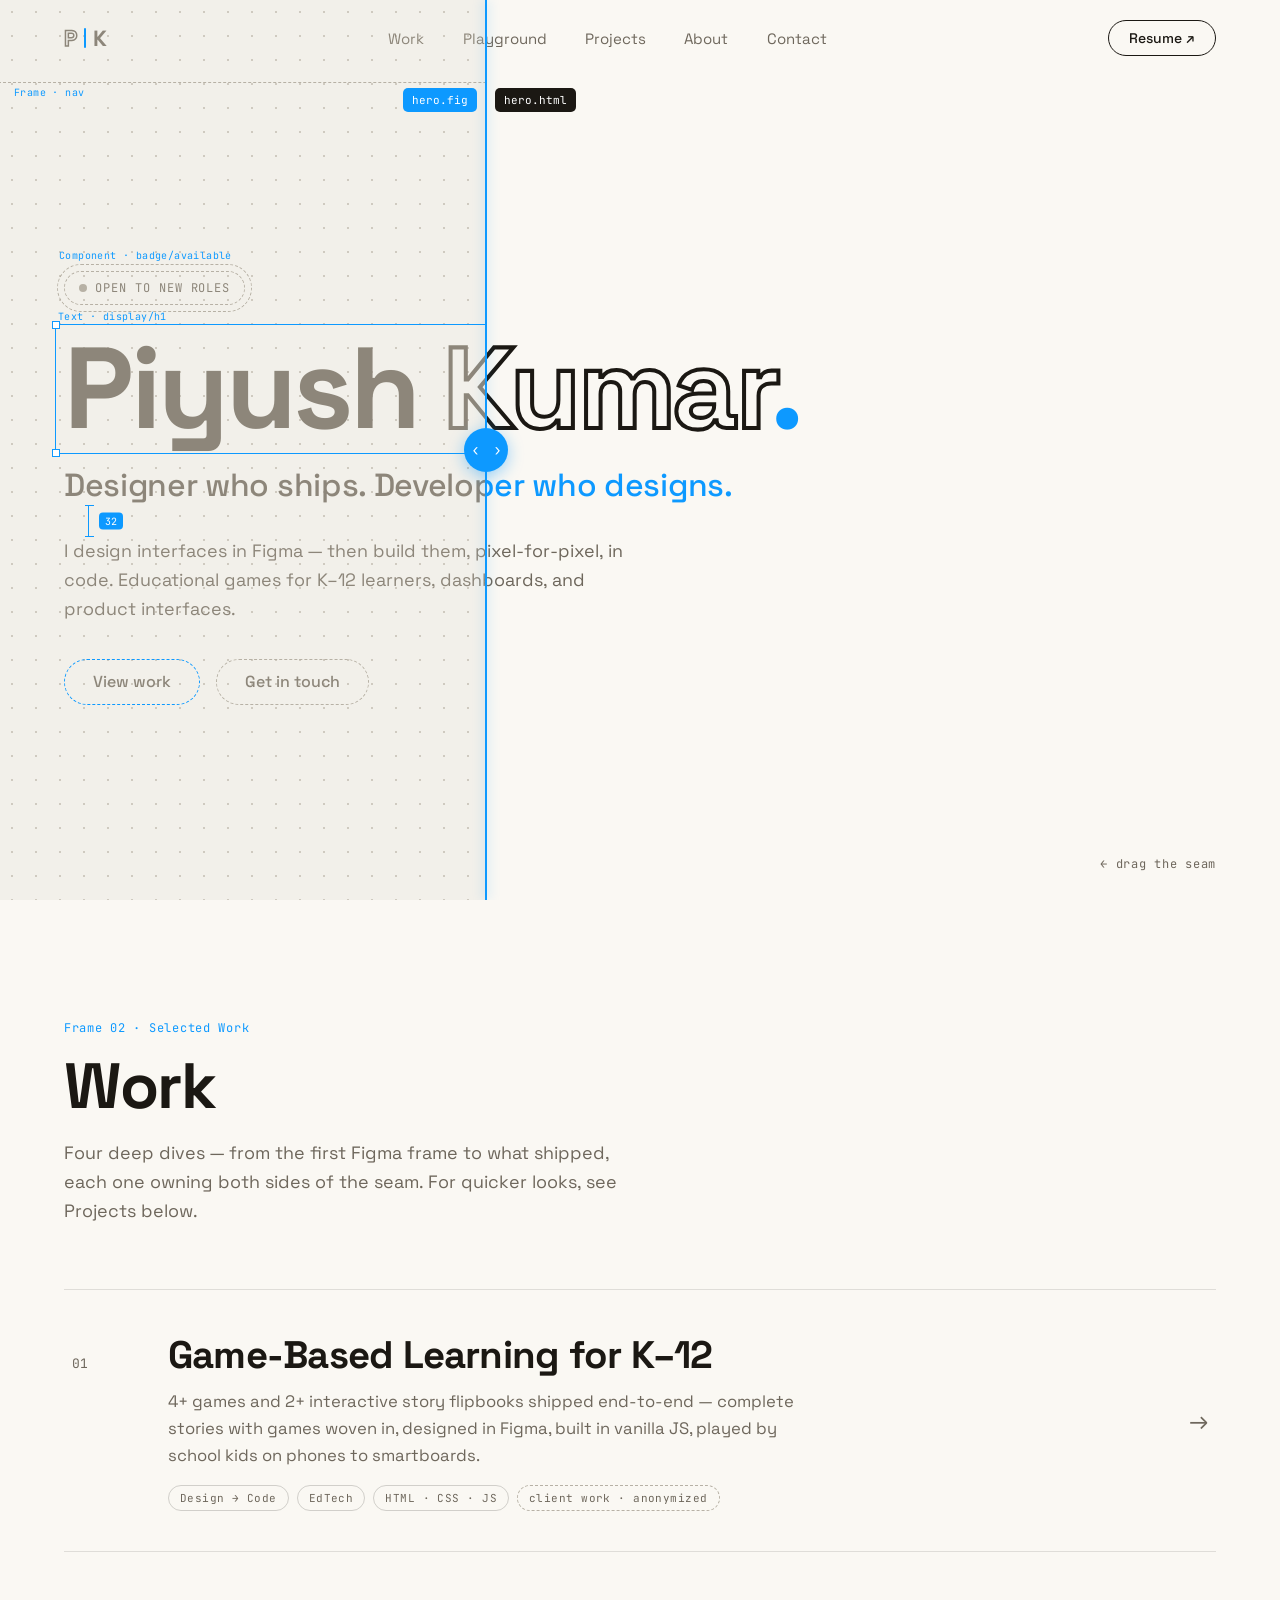
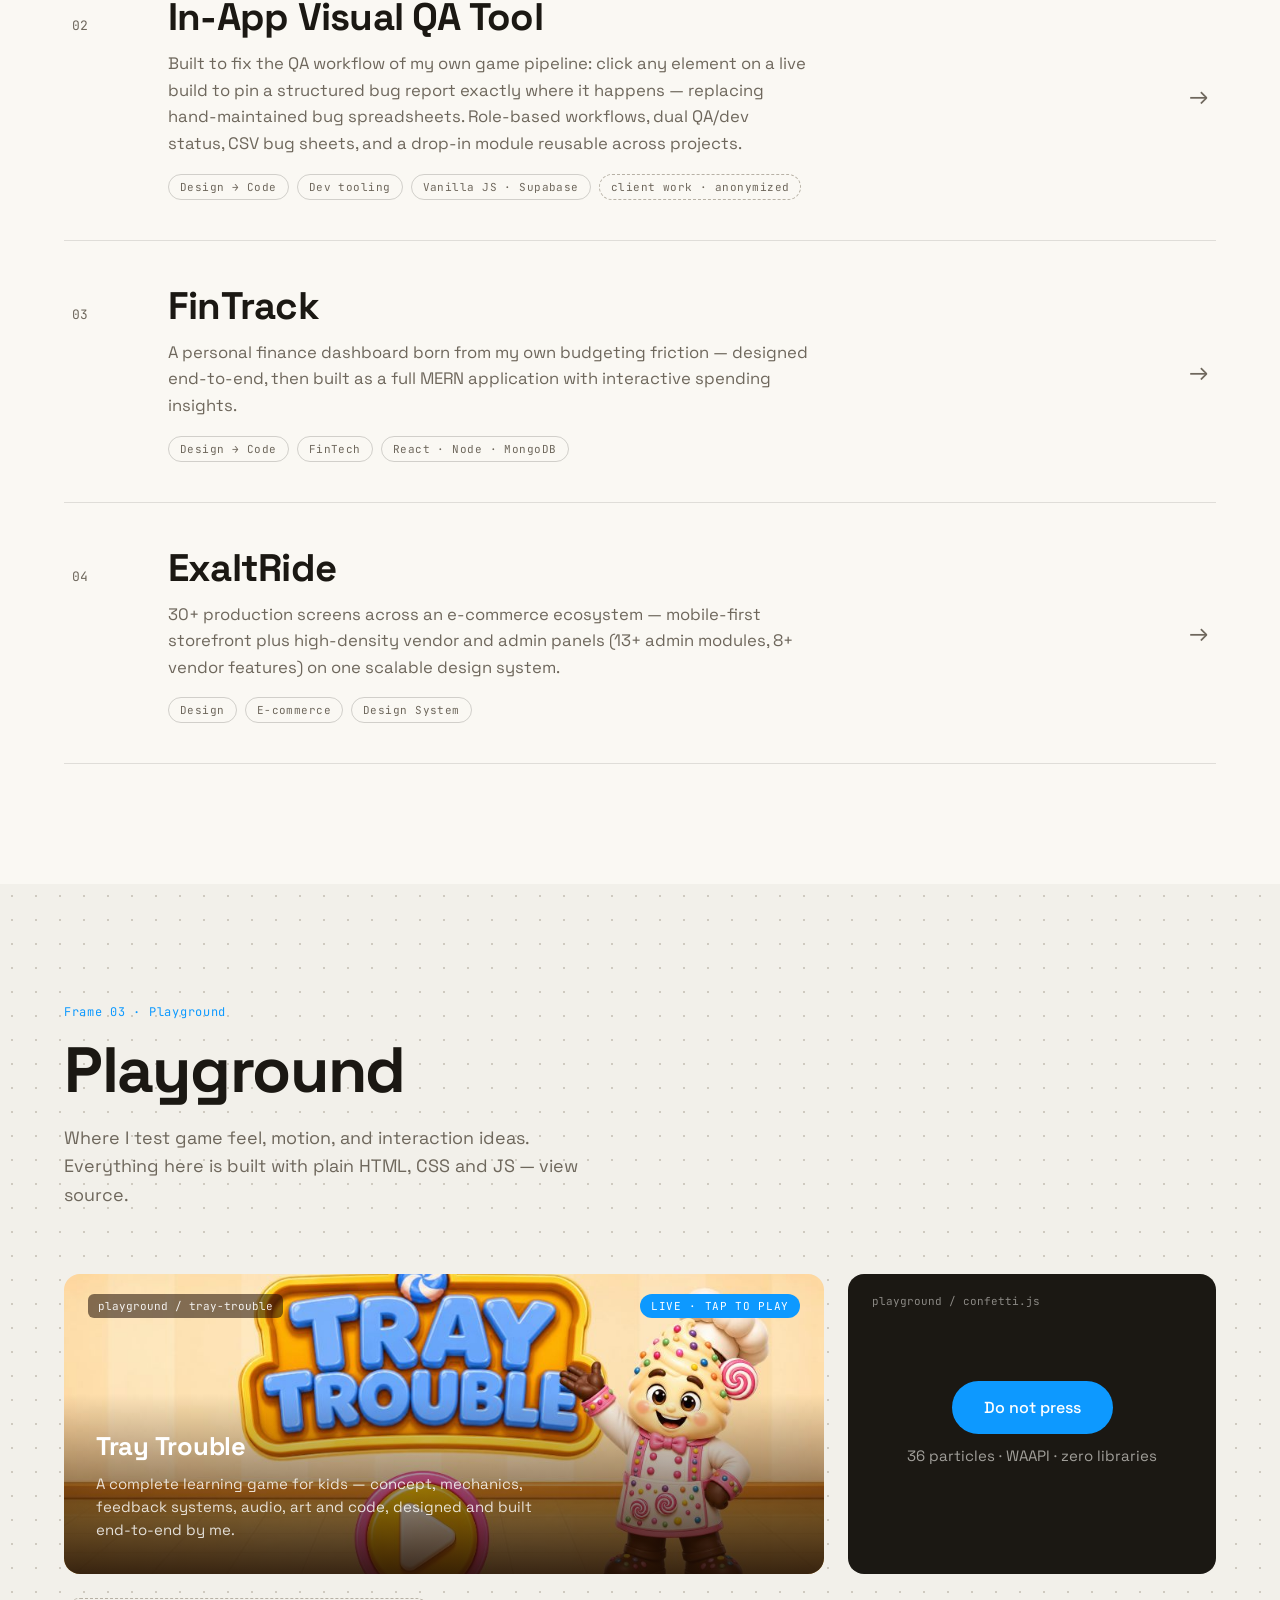
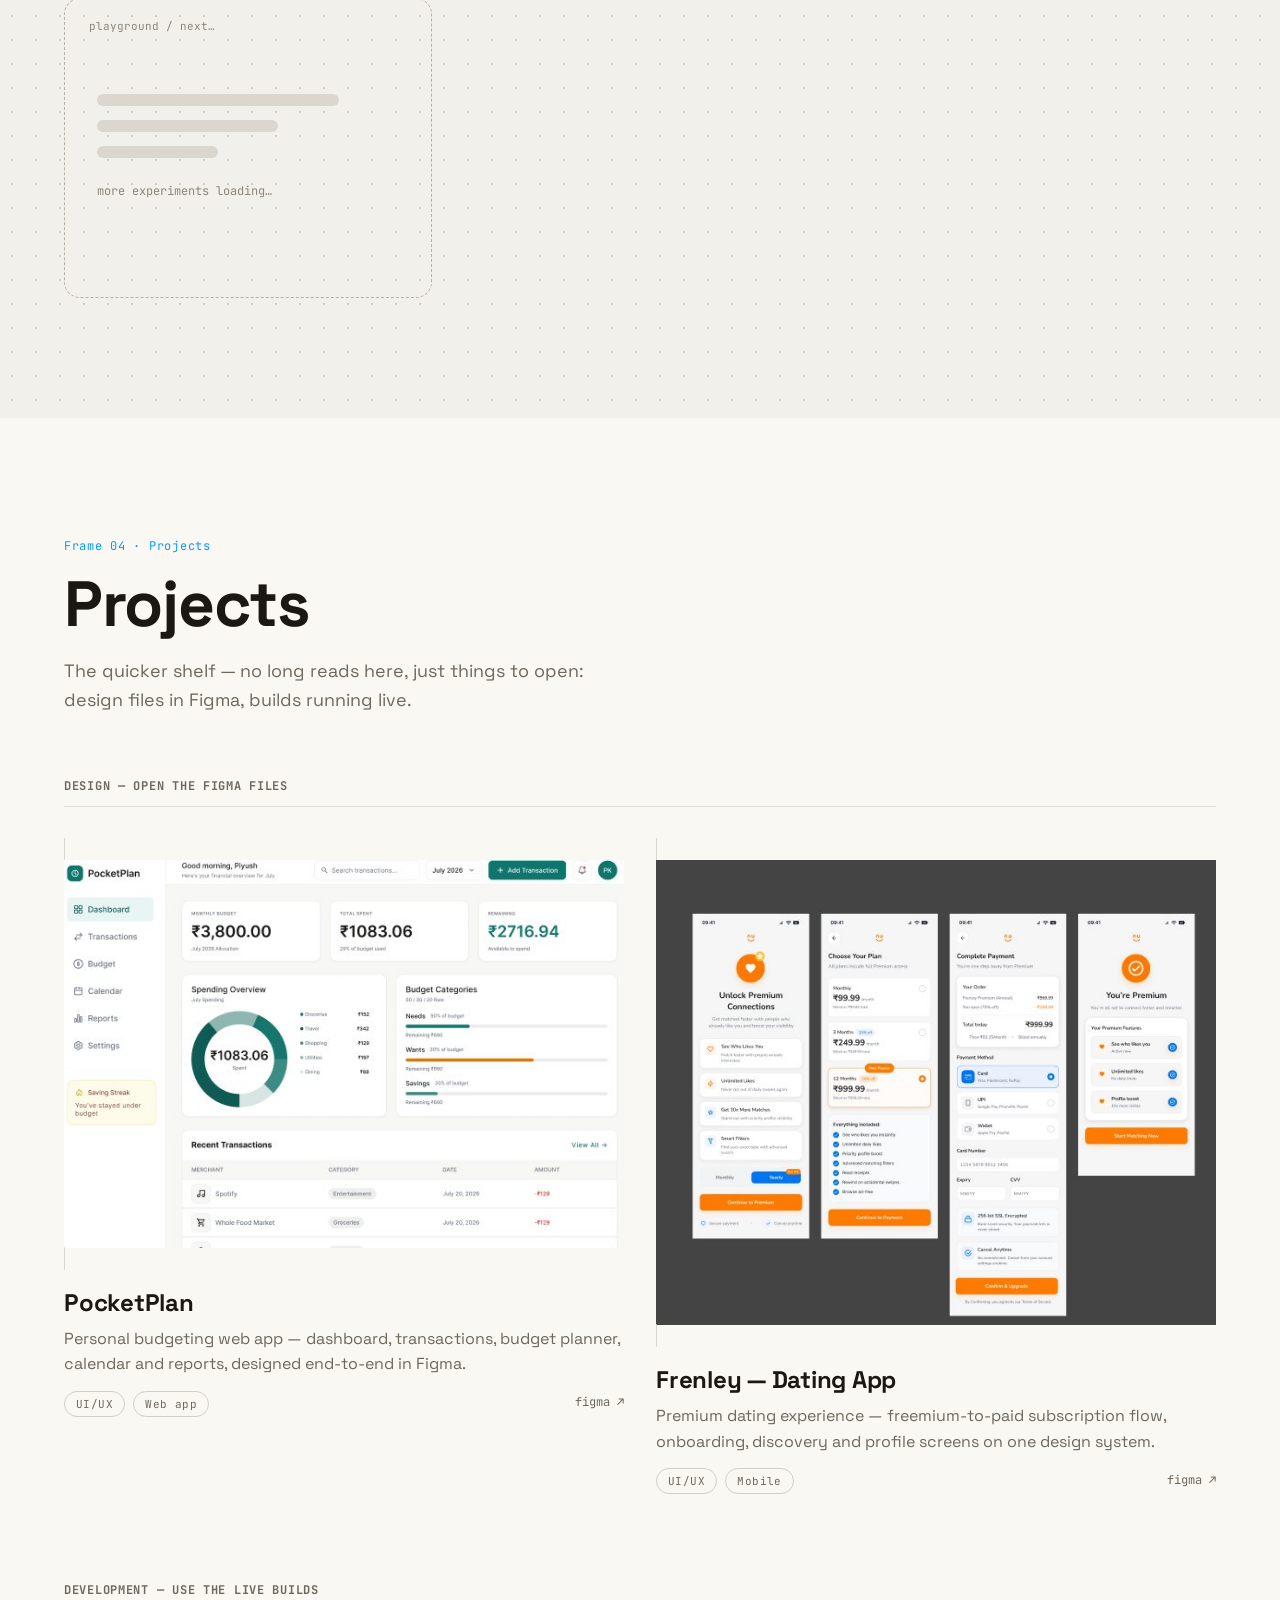
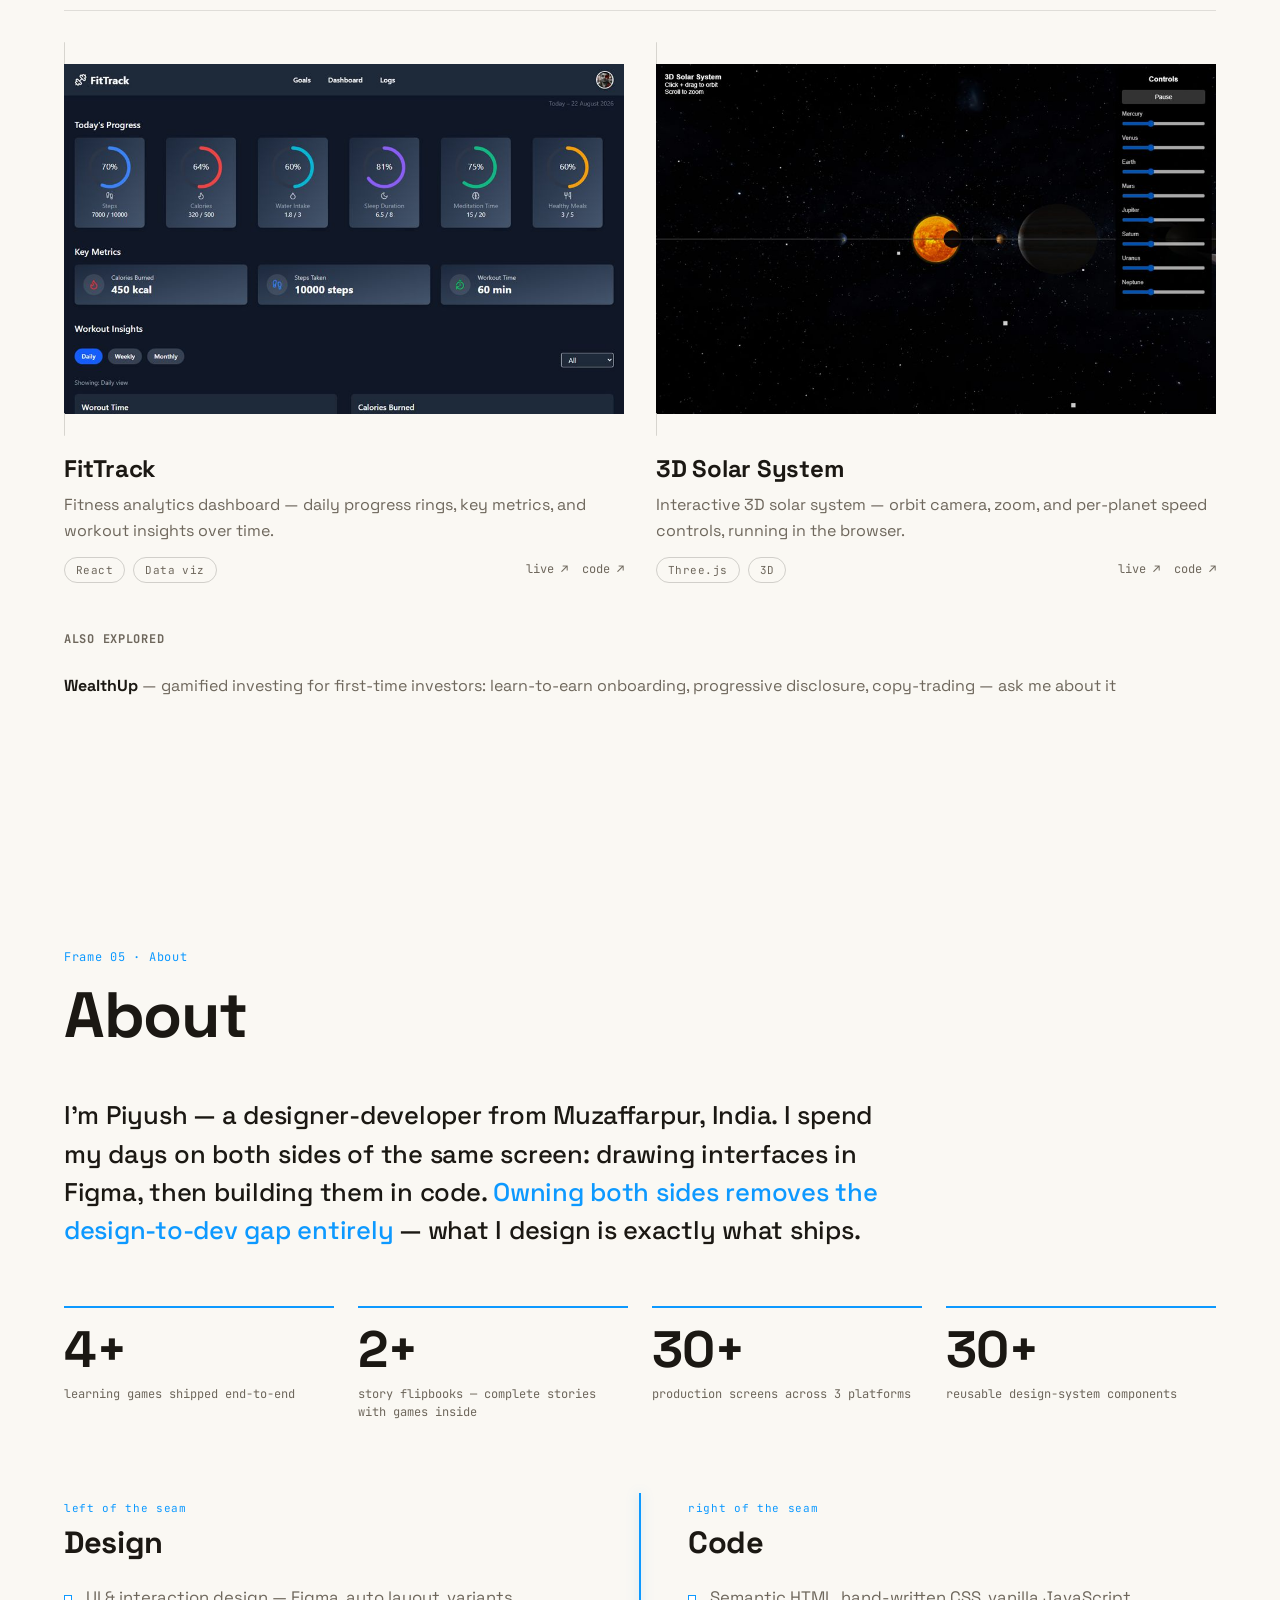
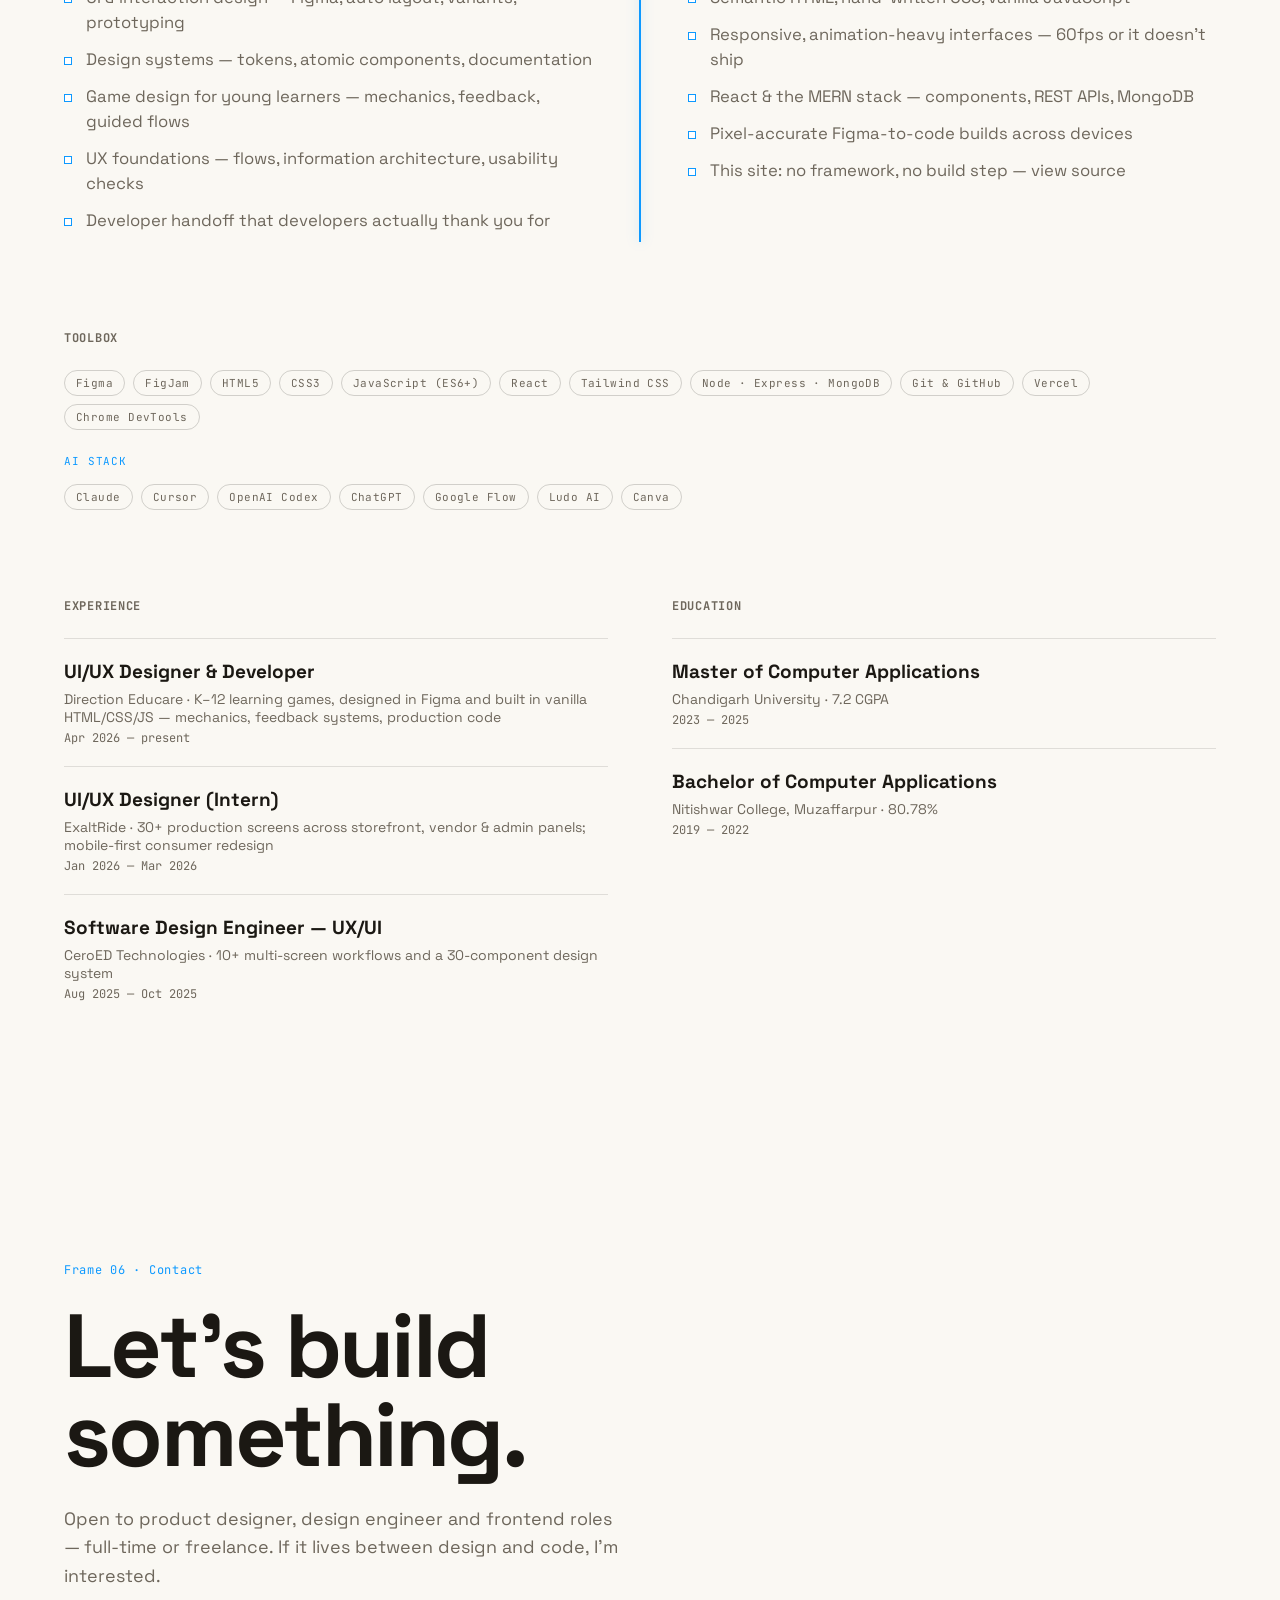
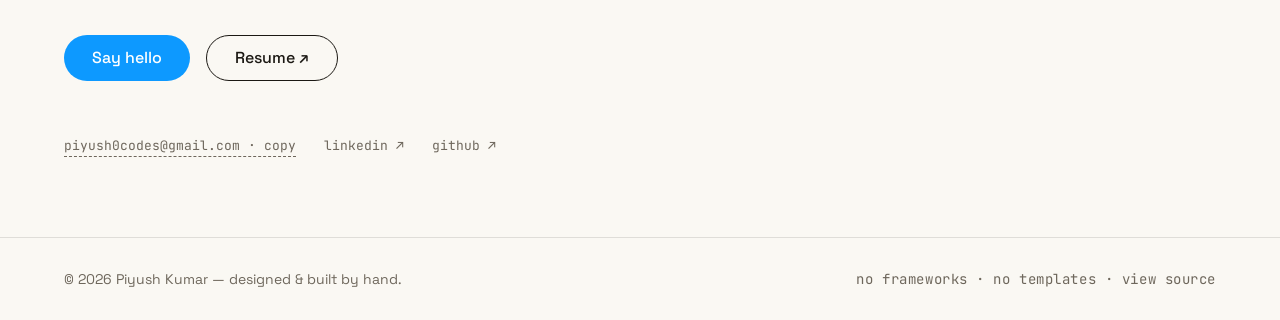
<file: index.html>
<!DOCTYPE html>
<html lang="en">
<head>
  <meta charset="UTF-8" />
  <meta name="viewport" content="width=device-width, initial-scale=1.0" />
  <title>Piyush Kumar — Designer × Developer</title>
  <meta name="description" content="UI/UX designer and frontend developer. I design interfaces in Figma, then build them in code — educational games, dashboards, and product interfaces." />

  <link rel="icon" type="image/svg+xml" href="assets/favicon.svg" />
  <link rel="icon" type="image/png" sizes="32x32" href="assets/favicon-32.png" />
  <link rel="apple-touch-icon" sizes="180x180" href="assets/apple-touch-icon.png" />

  <meta property="og:type" content="website" />
  <meta property="og:title" content="Piyush Kumar — Designer × Developer" />
  <meta property="og:description" content="I design interfaces in Figma, then build them in code. Educational games, dashboards, and product interfaces." />
  <meta property="og:url" content="https://piyush-portfolio-new-six.vercel.app/" />
  <meta property="og:image" content="https://piyush-portfolio-new-six.vercel.app/assets/og-image.png" />
  <meta name="twitter:card" content="summary_large_image" />

  <link rel="preconnect" href="https://fonts.googleapis.com" />
  <link rel="preconnect" href="https://fonts.gstatic.com" crossorigin />
  <link href="https://fonts.googleapis.com/css2?family=Space+Grotesk:wght@400;500;700&family=JetBrains+Mono:wght@400;500&display=swap" rel="stylesheet" />

  <link rel="stylesheet" href="css/base.css" />
  <link rel="stylesheet" href="css/hero.css" />
  <link rel="stylesheet" href="css/work.css" />
  <link rel="stylesheet" href="css/playground.css" />
  <link rel="stylesheet" href="css/projects.css" />
  <link rel="stylesheet" href="css/about.css" />
  <link rel="stylesheet" href="css/contact.css" />
</head>
<body>

  <!-- ============================================================
       HERO — "The Seam"
       Two identical layers of the same hero:
         .layer--live   = the real, polished site (base, right of seam)
         .layer--design = the Figma-canvas view (clipped, left of seam)
       The seam position is the CSS var --seam (0% – 100%), set by js/seam.js
       ============================================================ -->
  <section class="hero" id="seam-stage" style="--seam: 0%">

    <!-- LIVE layer (the shipped site) -->
    <div class="hero__layer layer--live">
      <header class="hero__nav">
        <a class="nav__logo" href="#" aria-label="Piyush Kumar — home">
          <span class="logo__char logo__char--p">P</span>
          <span class="logo__seam"></span>
          <span class="logo__char logo__char--k">K</span>
        </a>
        <nav class="nav__links">
          <a href="#work">Work</a>
          <a href="#playground">Playground</a>
          <a href="#projects">Projects</a>
          <a href="#about">About</a>
          <a href="#contact">Contact</a>
        </nav>
        <a class="btn btn--small" href="assets/Piyush_Kumar_UX_Resume.pdf" target="_blank" rel="noopener">Resume ↗</a>
      </header>

      <div class="hero__inner">
        <p class="badge"><span class="badge__dot"></span>Open to new roles</p>
        <h1 class="hero__title" data-spec="Space Grotesk · 700 · −0.03em · clamp(52–128)px">
          <span class="title__solid">Piyush</span>
          <span class="title__outline">Kumar</span><span class="title__dot">.</span>
        </h1>
        <p class="hero__tag">Designer who ships. Developer who designs.</p>
        <p class="hero__sub">
          I design interfaces in Figma — then build them, pixel-for-pixel, in code.
          Educational games for K–12 learners, dashboards, and product interfaces.
        </p>
        <div class="hero__cta">
          <a class="btn btn--primary" href="#work" data-spec="padding 14 × 28 · radius 999 · #0D99FF">View work</a>
          <a class="btn btn--ghost" href="#contact">Get in touch</a>
        </div>
      </div>

      <p class="hero__hint">← drag the seam</p>
    </div>

    <!-- DESIGN layer (the Figma canvas) — same geometry, wireframe skin.
         `inert` = never interactive/focusable: it's a picture of a file,
         and its duplicate links must not steal clicks from the live layer. -->
    <div class="hero__layer layer--design" aria-hidden="true" inert>
      <header class="hero__nav wire-frame" data-layer="Frame · nav">
        <a class="nav__logo" href="#">
          <span class="logo__char logo__char--p">P</span>
          <span class="logo__seam"></span>
          <span class="logo__char logo__char--k">K</span>
        </a>
        <nav class="nav__links">
          <a href="#">Work</a>
          <a href="#">Playground</a>
          <a href="#">Projects</a>
          <a href="#">About</a>
          <a href="#">Contact</a>
        </nav>
        <a class="btn btn--small" href="#">Resume ↗</a>
      </header>

      <div class="hero__inner">
        <p class="badge wire-frame" data-layer="Component · badge/available"><span class="badge__dot"></span>Open to new roles</p>

        <div class="sel" data-layer="Text · display/h1">
          <h1 class="hero__title">
            <span class="title__solid">Piyush</span>
            <span class="title__outline">Kumar</span><span class="title__dot">.</span>
          </h1>
          <i class="sel__h sel__h--tl"></i><i class="sel__h sel__h--tr"></i>
          <i class="sel__h sel__h--bl"></i><i class="sel__h sel__h--br"></i>
          <span class="sel__dims">Auto × 96</span>
        </div>

        <p class="hero__tag">Designer who ships. Developer who designs.</p>

        <div class="redline"><span>32</span></div>

        <p class="hero__sub">
          I design interfaces in Figma — then build them, pixel-for-pixel, in code.
          Educational games for K–12 learners, dashboards, and product interfaces.
        </p>
        <div class="hero__cta">
          <a class="btn btn--primary" href="#">View work</a>
          <a class="btn btn--ghost" href="#">Get in touch</a>
        </div>
      </div>
    </div>

    <!-- The seam -->
    <div class="seam" id="seam-handle" role="slider" tabindex="0"
         aria-label="Drag to reveal the design layer"
         aria-valuemin="0" aria-valuemax="100" aria-valuenow="0">
      <span class="seam__tag seam__tag--left">hero.fig</span>
      <span class="seam__tag seam__tag--right">hero.html</span>
      <span class="seam__grip">‹ ›</span>
    </div>

  </section>

  <!-- ============================================================
       WORK — selected case studies
       Rows link to future case-study pages (hrefs are placeholders).
       Copy drafted from the old portfolio — to be rewritten in
       build-log voice. NDA: K-12 game work stays anonymized.
       ============================================================ -->
  <section class="section work" id="work">
    <div class="section__inner">
      <p class="section__label" data-reveal>Frame 02 · Selected Work</p>
      <h2 class="section__title" data-reveal="1">Work</h2>
      <p class="section__intro" data-reveal="2">
        Four deep dives — from the first Figma frame to what shipped, each one
        owning both sides of the seam. For quicker looks, see
        <a href="#projects">Projects</a> below.
      </p>

      <div class="work__list">
        <a class="work-row" href="work/k12-games.html" data-reveal>
          <span class="work-row__index">01</span>
          <span>
            <span class="work-row__title">Game-Based Learning for K–12</span>
            <span class="work-row__desc">
              4+ games and 2+ interactive story flipbooks shipped end-to-end —
              complete stories with games woven in, designed in Figma, built in
              vanilla JS, played by school kids on phones to smartboards.
            </span>
            <span class="work-row__tags">
              <span class="work-tag">Design → Code</span>
              <span class="work-tag">EdTech</span>
              <span class="work-tag">HTML · CSS · JS</span>
              <span class="work-tag work-tag--nda">client work · anonymized</span>
            </span>
          </span>
          <span class="work-row__arrow">→</span>
        </a>

        <a class="work-row" href="work/qa-tool.html" data-reveal>
          <span class="work-row__index">02</span>
          <span>
            <span class="work-row__title">In-App Visual QA Tool</span>
            <span class="work-row__desc">
              Built to fix the QA workflow of my own game pipeline: click any
              element on a live build to pin a structured bug report exactly
              where it happens — replacing hand-maintained bug spreadsheets.
              Role-based workflows, dual QA/dev status, CSV bug sheets, and a
              drop-in module reusable across projects.
            </span>
            <span class="work-row__tags">
              <span class="work-tag">Design → Code</span>
              <span class="work-tag">Dev tooling</span>
              <span class="work-tag">Vanilla JS · Supabase</span>
              <span class="work-tag work-tag--nda">client work · anonymized</span>
            </span>
          </span>
          <span class="work-row__arrow">→</span>
        </a>

        <a class="work-row" href="work/fintrack.html" data-reveal>
          <span class="work-row__index">03</span>
          <span>
            <span class="work-row__title">FinTrack</span>
            <span class="work-row__desc">
              A personal finance dashboard born from my own budgeting
              friction — designed end-to-end, then built as a full MERN
              application with interactive spending insights.
            </span>
            <span class="work-row__tags">
              <span class="work-tag">Design → Code</span>
              <span class="work-tag">FinTech</span>
              <span class="work-tag">React · Node · MongoDB</span>
            </span>
          </span>
          <span class="work-row__arrow">→</span>
        </a>

        <a class="work-row" href="work/exaltride.html" data-reveal>
          <span class="work-row__index">04</span>
          <span>
            <span class="work-row__title">ExaltRide</span>
            <span class="work-row__desc">
              30+ production screens across an e-commerce ecosystem — mobile-first
              storefront plus high-density vendor and admin panels (13+ admin
              modules, 8+ vendor features) on one scalable design system.
            </span>
            <span class="work-row__tags">
              <span class="work-tag">Design</span>
              <span class="work-tag">E-commerce</span>
              <span class="work-tag">Design System</span>
            </span>
          </span>
          <span class="work-row__arrow">→</span>
        </a>

      </div>

    </div>
  </section>

  <!-- ============================================================
       PLAYGROUND — game-feel lives here
       Big tile = slot for the original demo game (from scratch,
       NDA-safe). Confetti tile = working toy (js/confetti.js).
       ============================================================ -->
  <section class="section playground" id="playground">
    <div class="section__inner">
      <p class="section__label" data-reveal>Frame 03 · Playground</p>
      <h2 class="section__title" data-reveal="1">Playground</h2>
      <p class="section__intro" data-reveal="2">
        Where I test game feel, motion, and interaction ideas.
        Everything here is built with plain HTML, CSS and JS — view source.
      </p>

      <div class="playground__grid">
        <a class="pg-tile pg-tile--game" href="https://tray-trouble.vercel.app"
           target="_blank" rel="noopener" data-reveal
           aria-label="Play Tray Trouble — a learning game for kids">
          <span class="pg-tile__label">playground / tray-trouble</span>
          <span class="pg-tile__badge">live · tap to play</span>
          <span class="pg-game__caption">
            <span class="pg-tile__title">Tray Trouble</span>
            <span class="pg-tile__note">
              A complete learning game for kids — concept, mechanics, feedback
              systems, audio, art and code, designed and built end-to-end by me.
            </span>
          </span>
        </a>

        <div class="pg-tile pg-tile--confetti" data-reveal="1">
          <span class="pg-tile__label">playground / confetti.js</span>
          <button class="confetti-btn" id="confetti-btn">Do not press</button>
          <p class="pg-tile__note">36 particles · WAAPI · zero libraries</p>
        </div>

        <div class="pg-tile pg-tile--soon" data-reveal="2" aria-label="More experiments coming soon">
          <span class="pg-tile__label">playground / next…</span>
          <span class="pg-skeleton pg-skeleton--w80"></span>
          <span class="pg-skeleton pg-skeleton--w60"></span>
          <span class="pg-skeleton pg-skeleton--w40"></span>
          <p class="pg-tile__note">more experiments loading…</p>
        </div>
      </div>
    </div>
  </section>

  <!-- ============================================================
       PROJECTS — personal side projects, image-led cards
       (case-study-worthy work lives in #work; this is the shelf)
       ============================================================ -->
  <section class="section projects" id="projects">
    <div class="section__inner">
      <p class="section__label" data-reveal>Frame 04 · Projects</p>
      <h2 class="section__title" data-reveal="1">Projects</h2>
      <p class="section__intro" data-reveal="2">
        The quicker shelf — no long reads here, just things to open:
        design files in Figma, builds running live.
      </p>

      <h3 class="projects__group-heading" data-reveal>Design — open the Figma files</h3>
      <div class="projects__grid">
        <div class="project-card" data-reveal>
          <a class="project-card__main" href="https://www.figma.com/design/1xwe7i1PNH2SHGjevreEBk/Pocket_Plan?node-id=67-2368" target="_blank" rel="noopener">
            <span class="project-card__shot">
              <img src="assets/projects/pj-pocketplan.jpg" alt="PocketPlan dashboard — monthly budget, spending overview donut chart, and budget categories" loading="lazy" />
            </span>
            <span class="project-card__title">PocketPlan</span>
            <span class="project-card__desc">
              Personal budgeting web app — dashboard, transactions, budget
              planner, calendar and reports, designed end-to-end in Figma.
            </span>
          </a>
          <div class="project-card__meta">
            <span class="work-tag">UI/UX</span>
            <span class="work-tag">Web app</span>
            <span class="project-card__links">
              <a href="https://www.figma.com/design/1xwe7i1PNH2SHGjevreEBk/Pocket_Plan?node-id=67-2368" target="_blank" rel="noopener">figma ↗</a>
            </span>
          </div>
        </div>

        <div class="project-card" data-reveal="1">
          <a class="project-card__main" href="https://www.figma.com/design/caz72Q9IaJObwbHk8xsn9q/Frenley-Dating-App" target="_blank" rel="noopener">
            <span class="project-card__shot">
              <img src="assets/projects/pj-frenley.jpg" alt="Frenley premium flow — unlock premium, plan selection, payment, and success screens" loading="lazy" />
            </span>
            <span class="project-card__title">Frenley — Dating App</span>
            <span class="project-card__desc">
              Premium dating experience — freemium-to-paid subscription flow,
              onboarding, discovery and profile screens on one design system.
            </span>
          </a>
          <div class="project-card__meta">
            <span class="work-tag">UI/UX</span>
            <span class="work-tag">Mobile</span>
            <span class="project-card__links">
              <a href="https://www.figma.com/design/caz72Q9IaJObwbHk8xsn9q/Frenley-Dating-App" target="_blank" rel="noopener">figma ↗</a>
            </span>
          </div>
        </div>

      </div>

      <h3 class="projects__group-heading projects__group-heading--dev" data-reveal>Development — use the live builds</h3>
      <div class="projects__grid">
        <div class="project-card" data-reveal>
          <a class="project-card__main" href="https://fittrack-dashboard.vercel.app" target="_blank" rel="noopener">
            <span class="project-card__shot">
              <img src="assets/projects/pj-fittrack.jpg" alt="FitTrack — dark fitness dashboard with progress rings and workout insights" loading="lazy" />
            </span>
            <span class="project-card__title">FitTrack</span>
            <span class="project-card__desc">
              Fitness analytics dashboard — daily progress rings, key metrics,
              and workout insights over time.
            </span>
          </a>
          <div class="project-card__meta">
            <span class="work-tag">React</span>
            <span class="work-tag">Data viz</span>
            <span class="project-card__links">
              <a href="https://fittrack-dashboard.vercel.app" target="_blank" rel="noopener">live ↗</a>
              <a href="https://github.com/CodeWithPiyush0/fittrack-dashboard" target="_blank" rel="noopener">code ↗</a>
            </span>
          </div>
        </div>

        <div class="project-card" data-reveal="1">
          <a class="project-card__main" href="https://solar-system-3d-wheat.vercel.app" target="_blank" rel="noopener">
            <span class="project-card__shot">
              <img src="assets/projects/pj-solar.jpg" alt="Interactive 3D solar system with orbit controls and per-planet speed sliders" loading="lazy" />
            </span>
            <span class="project-card__title">3D Solar System</span>
            <span class="project-card__desc">
              Interactive 3D solar system — orbit camera, zoom, and
              per-planet speed controls, running in the browser.
            </span>
          </a>
          <div class="project-card__meta">
            <span class="work-tag">Three.js</span>
            <span class="work-tag">3D</span>
            <span class="project-card__links">
              <a href="https://solar-system-3d-wheat.vercel.app" target="_blank" rel="noopener">live ↗</a>
              <a href="https://github.com/CodeWithPiyush0/solar-system-3d" target="_blank" rel="noopener">code ↗</a>
            </span>
          </div>
        </div>
      </div>

      <div class="work__more" data-reveal>
        <h3 class="work__more-heading">Also explored</h3>
        <p class="work__more-item">
          <strong>WealthUp</strong> — gamified investing for first-time investors:
          learn-to-earn onboarding, progressive disclosure, copy-trading — ask me about it
        </p>
      </div>
    </div>
  </section>

  <!-- ============================================================
       ABOUT — bio + the design/code split + history
       ============================================================ -->
  <section class="section about" id="about">
    <div class="section__inner">
      <p class="section__label" data-reveal>Frame 05 · About</p>
      <h2 class="section__title" data-reveal="1">About</h2>

      <p class="about__bio" data-reveal="2">
        I'm Piyush — a designer-developer from Muzaffarpur, India. I spend my
        days on both sides of the same screen: drawing interfaces in Figma,
        then building them in code. <em>Owning both sides removes the
        design-to-dev gap entirely</em> — what I design is exactly what ships.
      </p>

      <div class="about__stats" data-reveal="3">
        <div class="stat">
          <span class="stat__num">4+</span>
          <span class="stat__label">learning games shipped end-to-end</span>
        </div>
        <div class="stat">
          <span class="stat__num">2+</span>
          <span class="stat__label">story flipbooks — complete stories with games inside</span>
        </div>
        <div class="stat">
          <span class="stat__num">30+</span>
          <span class="stat__label">production screens across 3 platforms</span>
        </div>
        <div class="stat">
          <span class="stat__num">30+</span>
          <span class="stat__label">reusable design-system components</span>
        </div>
      </div>

      <div class="about__split">
        <div class="skill-col" data-reveal>
          <p class="skill-col__label">left of the seam</p>
          <h3 class="skill-col__title">Design</h3>
          <ul>
            <li>UI &amp; interaction design — Figma, auto layout, variants, prototyping</li>
            <li>Design systems — tokens, atomic components, documentation</li>
            <li>Game design for young learners — mechanics, feedback, guided flows</li>
            <li>UX foundations — flows, information architecture, usability checks</li>
            <li>Developer handoff that developers actually thank you for</li>
          </ul>
        </div>
        <div class="skill-col" data-reveal="1">
          <p class="skill-col__label">right of the seam</p>
          <h3 class="skill-col__title">Code</h3>
          <ul>
            <li>Semantic HTML, hand-written CSS, vanilla JavaScript</li>
            <li>Responsive, animation-heavy interfaces — 60fps or it doesn't ship</li>
            <li>React &amp; the MERN stack — components, REST APIs, MongoDB</li>
            <li>Pixel-accurate Figma-to-code builds across devices</li>
            <li>This site: no framework, no build step — view source</li>
          </ul>
        </div>
      </div>

      <div class="about__toolbox" data-reveal>
        <h3 class="history__heading">Toolbox</h3>
        <div class="toolbox__row">
          <span class="work-tag">Figma</span>
          <span class="work-tag">FigJam</span>
          <span class="work-tag">HTML5</span>
          <span class="work-tag">CSS3</span>
          <span class="work-tag">JavaScript (ES6+)</span>
          <span class="work-tag">React</span>
          <span class="work-tag">Tailwind CSS</span>
          <span class="work-tag">Node · Express · MongoDB</span>
          <span class="work-tag">Git &amp; GitHub</span>
          <span class="work-tag">Vercel</span>
          <span class="work-tag">Chrome DevTools</span>
        </div>
        <p class="toolbox__sublabel">ai stack</p>
        <div class="toolbox__row">
          <span class="work-tag">Claude</span>
          <span class="work-tag">Cursor</span>
          <span class="work-tag">OpenAI Codex</span>
          <span class="work-tag">ChatGPT</span>
          <span class="work-tag">Google Flow</span>
          <span class="work-tag">Ludo AI</span>
          <span class="work-tag">Canva</span>
        </div>
      </div>

      <div class="about__history">
        <div data-reveal>
          <h3 class="history__heading">Experience</h3>
          <div class="history-item">
            <p class="history-item__role">UI/UX Designer &amp; Developer</p>
            <p class="history-item__meta">Direction Educare · K–12 learning games, designed in Figma and
              built in vanilla HTML/CSS/JS — mechanics, feedback systems, production code</p>
            <p class="history-item__dates">Apr 2026 — present</p>
          </div>
          <div class="history-item">
            <p class="history-item__role">UI/UX Designer (Intern)</p>
            <p class="history-item__meta">ExaltRide · 30+ production screens across storefront,
              vendor &amp; admin panels; mobile-first consumer redesign</p>
            <p class="history-item__dates">Jan 2026 — Mar 2026</p>
          </div>
          <div class="history-item">
            <p class="history-item__role">Software Design Engineer — UX/UI</p>
            <p class="history-item__meta">CeroED Technologies · 10+ multi-screen workflows and a
              30-component design system</p>
            <p class="history-item__dates">Aug 2025 — Oct 2025</p>
          </div>
        </div>
        <div data-reveal="1">
          <h3 class="history__heading">Education</h3>
          <div class="history-item">
            <p class="history-item__role">Master of Computer Applications</p>
            <p class="history-item__meta">Chandigarh University · 7.2 CGPA</p>
            <p class="history-item__dates">2023 — 2025</p>
          </div>
          <div class="history-item">
            <p class="history-item__role">Bachelor of Computer Applications</p>
            <p class="history-item__meta">Nitishwar College, Muzaffarpur · 80.78%</p>
            <p class="history-item__dates">2019 — 2022</p>
          </div>
        </div>
      </div>
    </div>
  </section>

  <!-- ============================================================
       CONTACT + footer
       ⚠️ email + social links are placeholders — see context.md §7
       ============================================================ -->
  <section class="section contact" id="contact">
    <div class="section__inner">
      <p class="section__label" data-reveal>Frame 06 · Contact</p>
      <h2 class="contact__title" data-reveal="1">Let's build<br />something.</h2>
      <p class="contact__sub" data-reveal="2">
        Open to product designer, design engineer and frontend roles —
        full-time or freelance. If it lives between design and code,
        I'm interested.
      </p>
      <div class="contact__actions" data-reveal="3">
        <a class="btn btn--primary" href="mailto:piyush0codes@gmail.com"
           data-spec="mailto · piyush0codes@gmail.com">Say hello</a>
        <a class="btn btn--ghost" href="assets/Piyush_Kumar_UX_Resume.pdf" target="_blank" rel="noopener">Resume ↗</a>
      </div>
      <div class="contact__links" data-reveal="4">
        <button class="copy-email" id="copy-email" type="button"
                aria-label="Copy email address to clipboard">piyush0codes@gmail.com · copy</button>
        <a href="https://www.linkedin.com/in/piyush-kumar-9b9618289" target="_blank" rel="noopener">linkedin ↗</a>
        <a href="https://github.com/CodeWithPiyush0" target="_blank" rel="noopener">github ↗</a>
      </div>
    </div>
  </section>

  <footer class="footer">
    <p>© 2026 Piyush Kumar — designed &amp; built by hand.</p>
    <p class="footer__mono">no frameworks · no templates · view source</p>
  </footer>

  <script src="js/seam.js" defer></script>
  <script src="js/reveal.js" defer></script>
  <script src="js/confetti.js" defer></script>
  <script src="js/placeholders.js" defer></script>
  <script src="js/copy-email.js" defer></script>
</body>
</html>
</file>
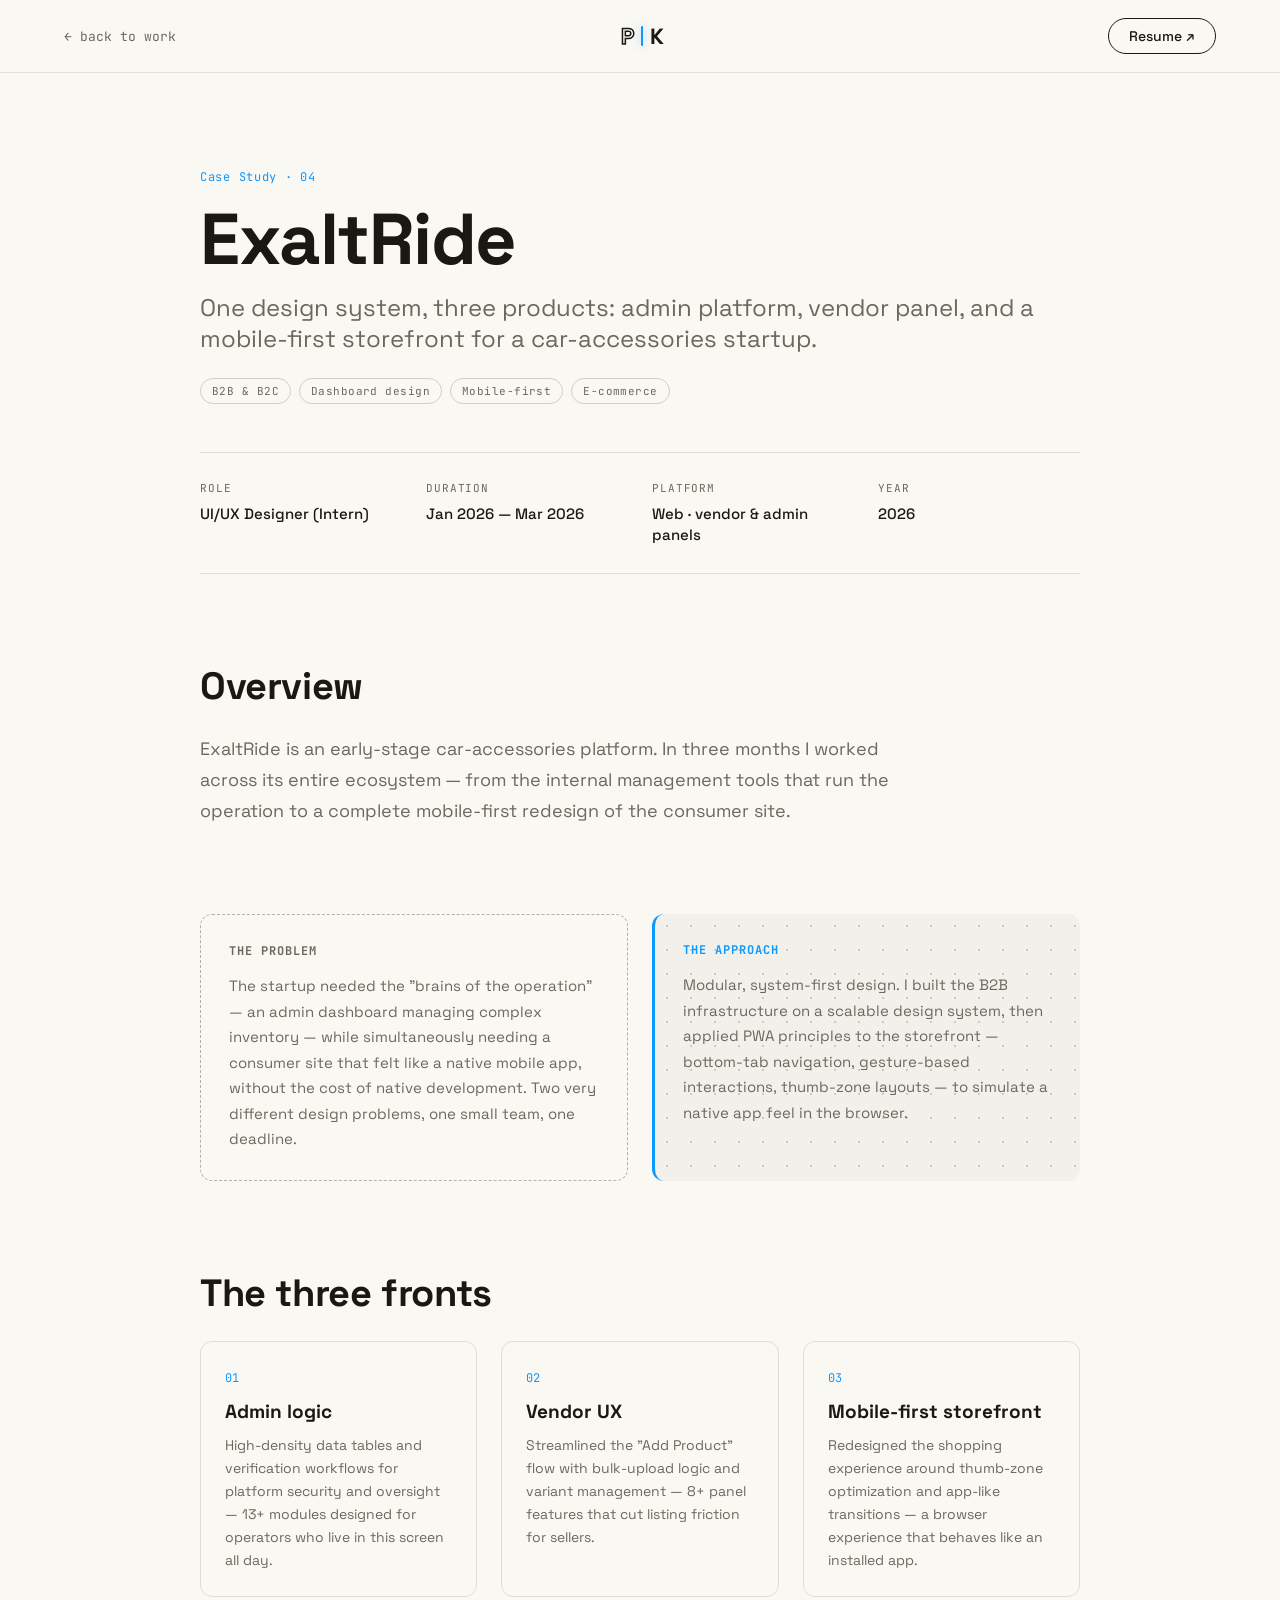
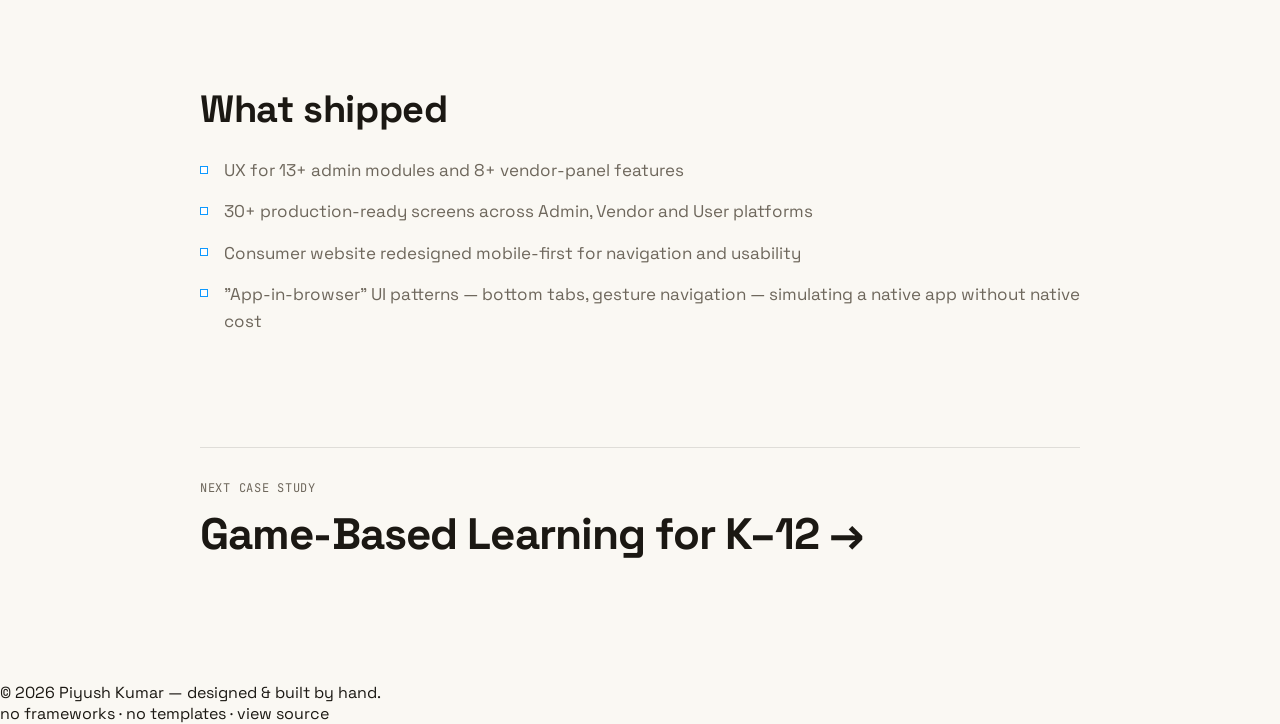
<file: work/exaltride.html>
<!DOCTYPE html>
<html lang="en">
<head>
  <meta charset="UTF-8" />
  <meta name="viewport" content="width=device-width, initial-scale=1.0" />
  <title>ExaltRide — Piyush Kumar</title>
  <meta name="description" content="Case study: ExaltRide — 30+ production screens across an e-commerce storefront, vendor panel, and admin platform." />
  <link rel="icon" type="image/svg+xml" href="../assets/favicon.svg" />
  <link rel="preconnect" href="https://fonts.googleapis.com" />
  <link rel="preconnect" href="https://fonts.gstatic.com" crossorigin />
  <link href="https://fonts.googleapis.com/css2?family=Space+Grotesk:wght@400;500;700&family=JetBrains+Mono:wght@400;500&display=swap" rel="stylesheet" />
  <link rel="stylesheet" href="../css/base.css" />
  <link rel="stylesheet" href="../css/work.css" />
  <link rel="stylesheet" href="../css/case.css" />
</head>
<body>

  <header class="case-nav">
    <a class="case-nav__back" href="../index.html#work">← back to work</a>
    <a class="nav__logo" href="../index.html" aria-label="Piyush Kumar — home"><span class="logo__char logo__char--p">P</span><span class="logo__seam"></span><span class="logo__char logo__char--k">K</span></a>
    <a class="btn btn--small" href="../assets/Piyush_Kumar_UX_Resume.pdf" target="_blank" rel="noopener">Resume ↗</a>
  </header>

  <main class="case">
    <div class="case__inner">
      <p class="section__label">Case Study · 04</p>
      <h1 class="case__title">ExaltRide</h1>
      <p class="case__subtitle">One design system, three products: admin platform, vendor panel, and a mobile-first storefront for a car-accessories startup.</p>

      <div class="case__tags">
        <span class="work-tag">B2B &amp; B2C</span>
        <span class="work-tag">Dashboard design</span>
        <span class="work-tag">Mobile-first</span>
        <span class="work-tag">E-commerce</span>
      </div>

      <dl class="case__meta">
        <div><dt>Role</dt><dd>UI/UX Designer (Intern)</dd></div>
        <div><dt>Duration</dt><dd>Jan 2026 — Mar 2026</dd></div>
        <div><dt>Platform</dt><dd>Web · vendor &amp; admin panels</dd></div>
        <div><dt>Year</dt><dd>2026</dd></div>
      </dl>

      <section class="case__section">
        <h2>Overview</h2>
        <p>
          ExaltRide is an early-stage car-accessories platform. In three
          months I worked across its entire ecosystem — from the internal
          management tools that run the operation to a complete mobile-first
          redesign of the consumer site.
        </p>
      </section>

      <div class="case__duo">
        <div class="case-block case-block--problem">
          <h3>The problem</h3>
          <p>
            The startup needed the "brains of the operation" — an admin
            dashboard managing complex inventory — while simultaneously
            needing a consumer site that felt like a native mobile app,
            without the cost of native development. Two very different design
            problems, one small team, one deadline.
          </p>
        </div>
        <div class="case-block case-block--solution">
          <h3>The approach</h3>
          <p>
            Modular, system-first design. I built the B2B infrastructure on a
            scalable design system, then applied PWA principles to the
            storefront — bottom-tab navigation, gesture-based interactions,
            thumb-zone layouts — to simulate a native app feel in the
            browser.
          </p>
        </div>
      </div>

      <section class="case__section">
        <h2>The three fronts</h2>
        <div class="case__cards">
          <div class="case-card">
            <span class="case-card__num">01</span>
            <h3>Admin logic</h3>
            <p>High-density data tables and verification workflows for
            platform security and oversight — 13+ modules designed for
            operators who live in this screen all day.</p>
          </div>
          <div class="case-card">
            <span class="case-card__num">02</span>
            <h3>Vendor UX</h3>
            <p>Streamlined the "Add Product" flow with bulk-upload logic and
            variant management — 8+ panel features that cut listing friction
            for sellers.</p>
          </div>
          <div class="case-card">
            <span class="case-card__num">03</span>
            <h3>Mobile-first storefront</h3>
            <p>Redesigned the shopping experience around thumb-zone
            optimization and app-like transitions — a browser experience that
            behaves like an installed app.</p>
          </div>
        </div>
      </section>

      <section class="case__section">
        <h2>What shipped</h2>
        <ul class="case__results">
          <li>UX for 13+ admin modules and 8+ vendor-panel features</li>
          <li>30+ production-ready screens across Admin, Vendor and User
              platforms</li>
          <li>Consumer website redesigned mobile-first for navigation and
              usability</li>
          <li>"App-in-browser" UI patterns — bottom tabs, gesture navigation —
              simulating a native app without native cost</li>
        </ul>
      </section>

      <a class="case__next" href="k12-games.html">
        <span class="case__next-label">next case study</span>
        <span class="case__next-title">Game-Based Learning for K–12 →</span>
      </a>
    </div>
  </main>

  <footer class="footer">
    <p>© 2026 Piyush Kumar — designed &amp; built by hand.</p>
    <p class="footer__mono">no frameworks · no templates · view source</p>
  </footer>

</body>
</html>
</file>
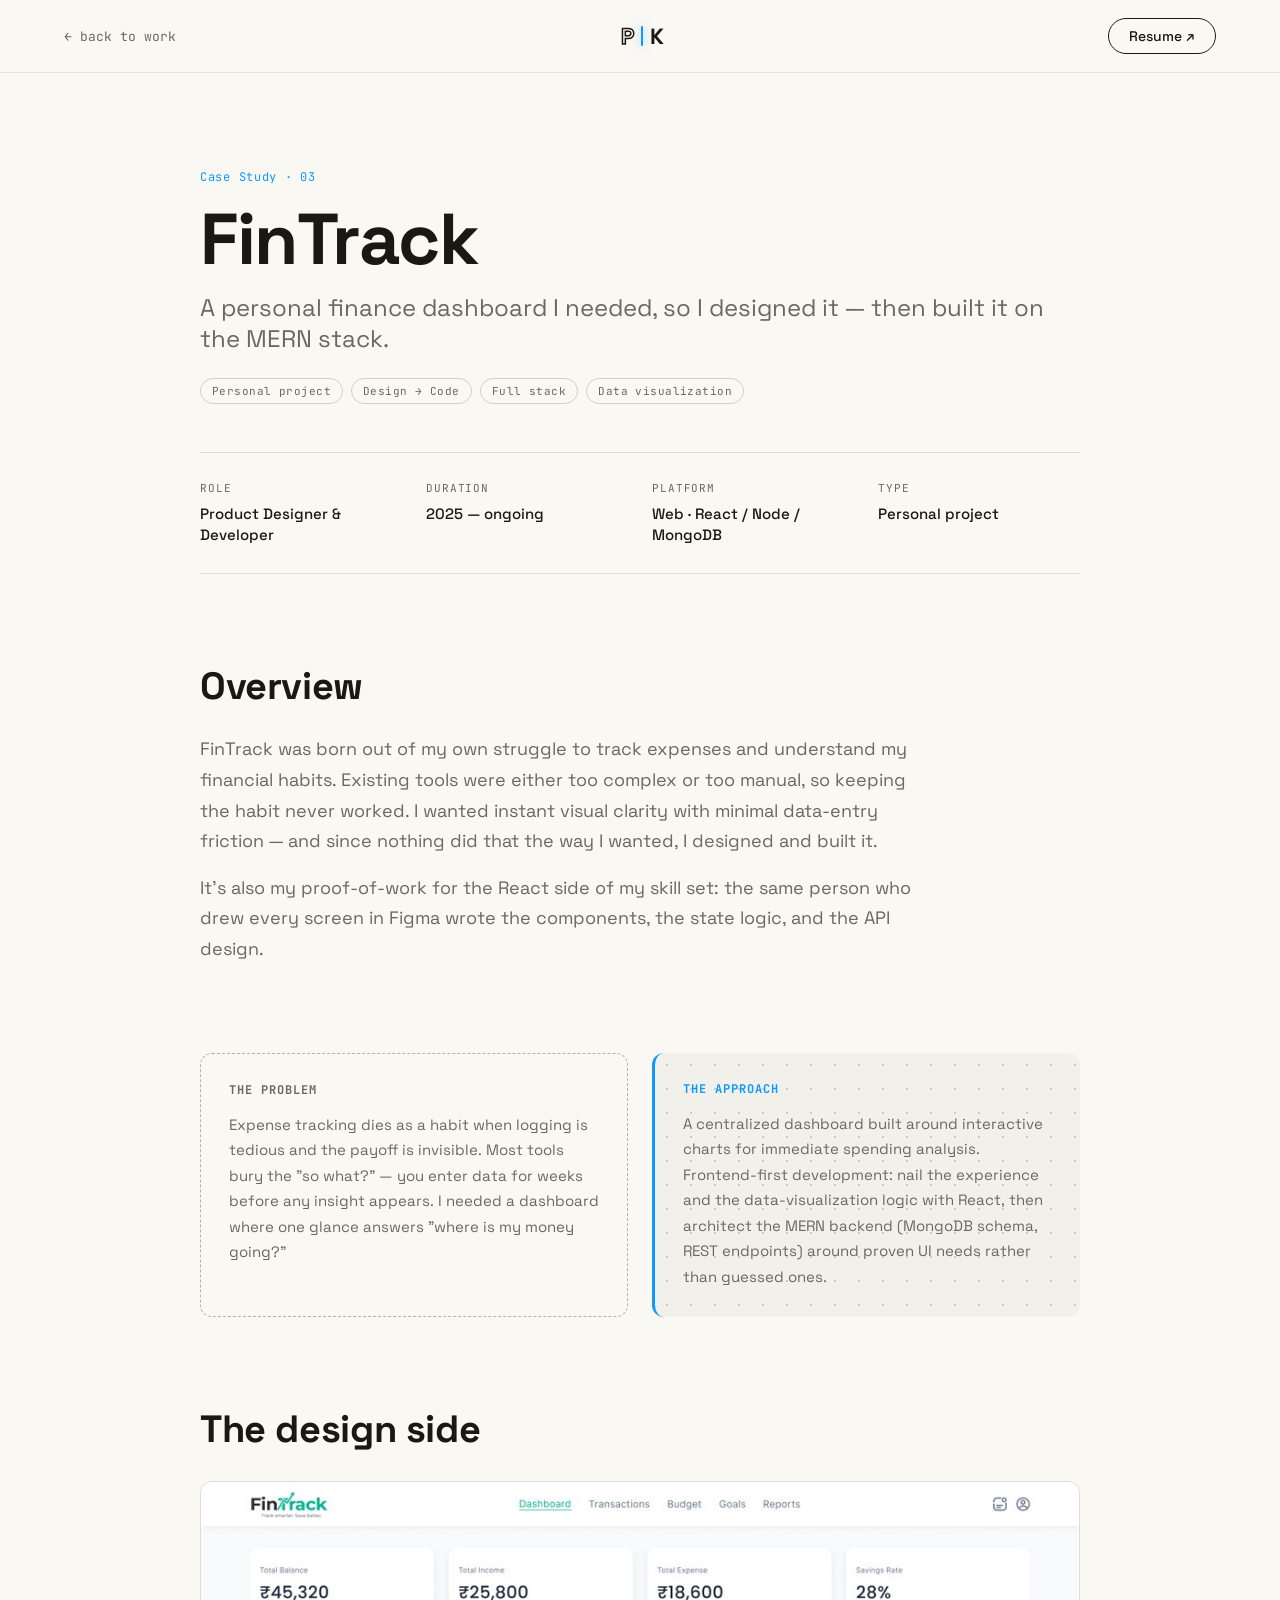
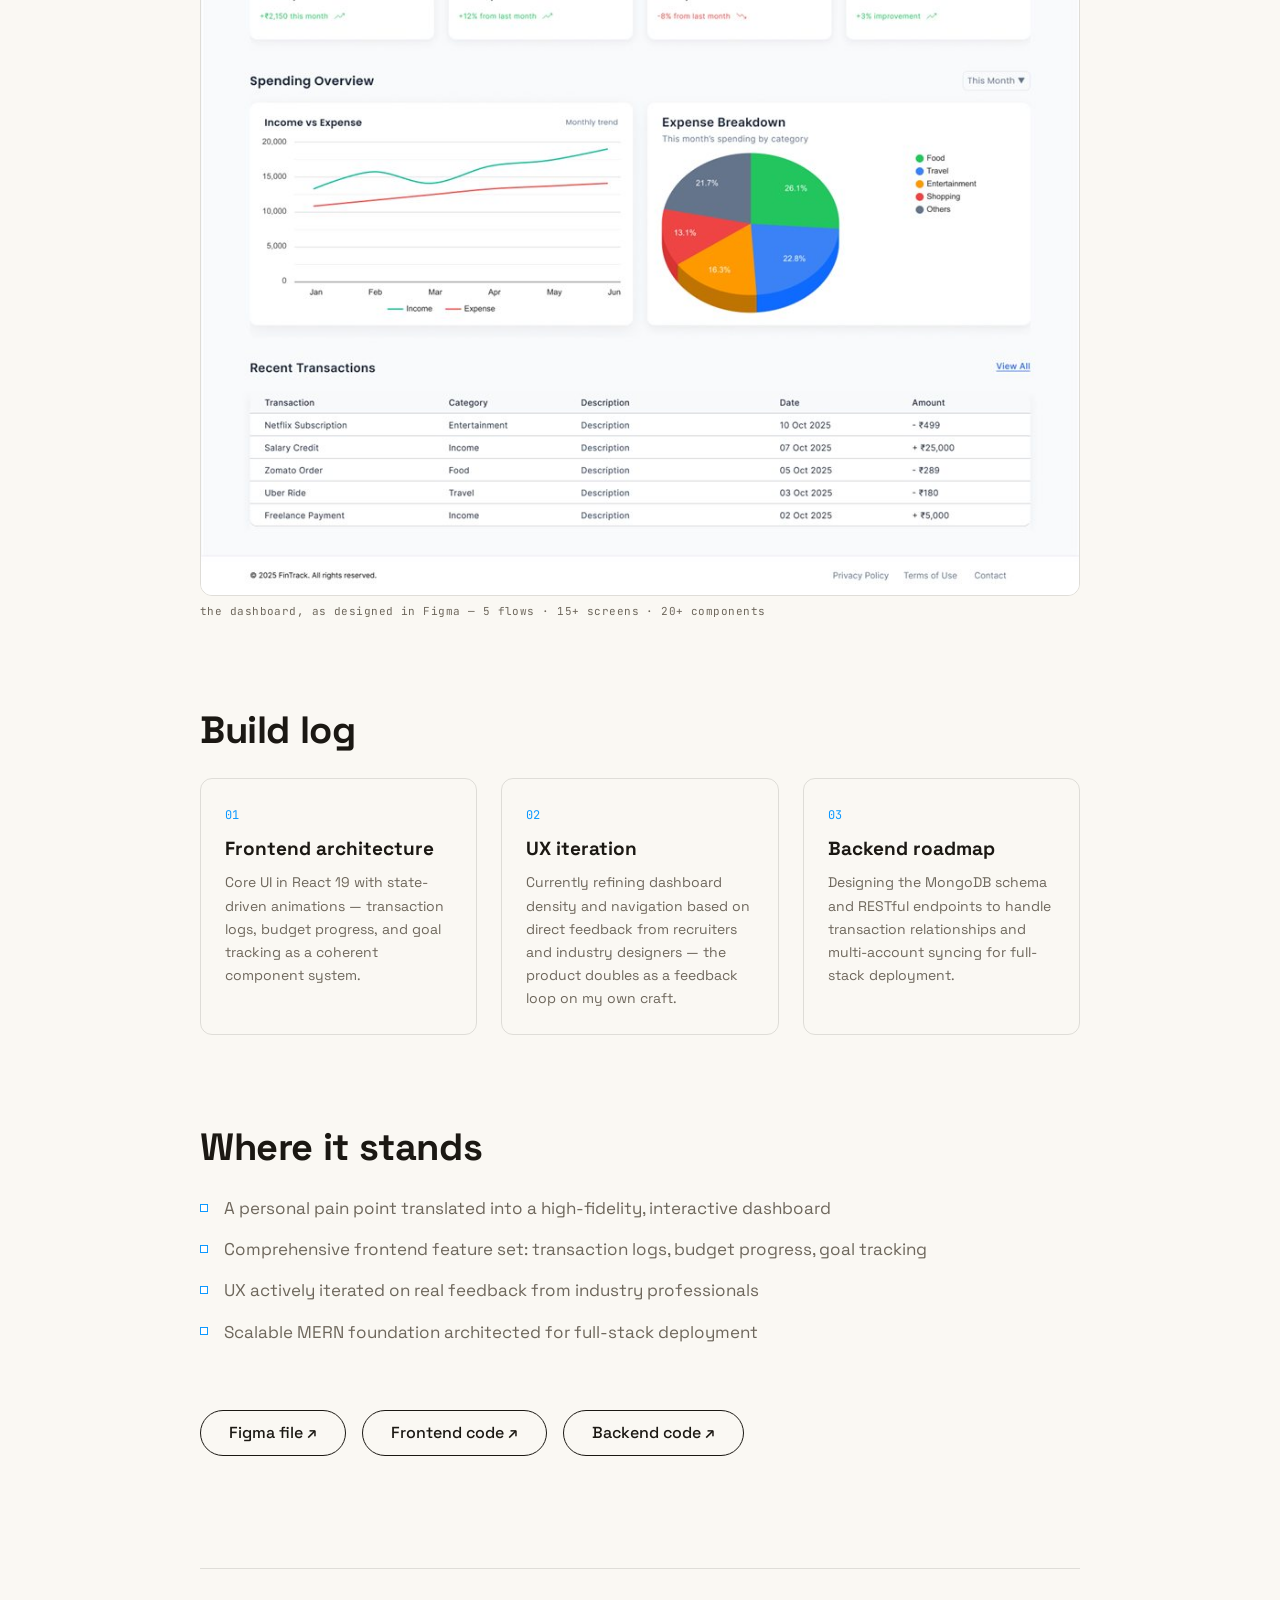
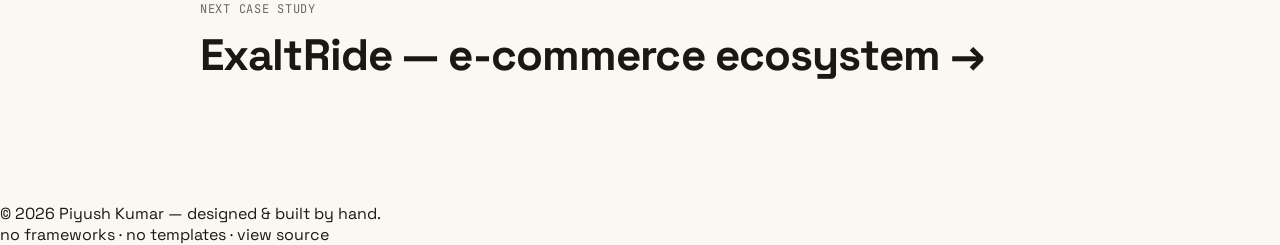
<file: work/fintrack.html>
<!DOCTYPE html>
<html lang="en">
<head>
  <meta charset="UTF-8" />
  <meta name="viewport" content="width=device-width, initial-scale=1.0" />
  <title>FinTrack — Piyush Kumar</title>
  <meta name="description" content="Case study: FinTrack — a personal finance dashboard designed end-to-end and built on the MERN stack." />
  <link rel="icon" type="image/svg+xml" href="../assets/favicon.svg" />
  <link rel="preconnect" href="https://fonts.googleapis.com" />
  <link rel="preconnect" href="https://fonts.gstatic.com" crossorigin />
  <link href="https://fonts.googleapis.com/css2?family=Space+Grotesk:wght@400;500;700&family=JetBrains+Mono:wght@400;500&display=swap" rel="stylesheet" />
  <link rel="stylesheet" href="../css/base.css" />
  <link rel="stylesheet" href="../css/work.css" />
  <link rel="stylesheet" href="../css/case.css" />
</head>
<body>

  <header class="case-nav">
    <a class="case-nav__back" href="../index.html#work">← back to work</a>
    <a class="nav__logo" href="../index.html" aria-label="Piyush Kumar — home"><span class="logo__char logo__char--p">P</span><span class="logo__seam"></span><span class="logo__char logo__char--k">K</span></a>
    <a class="btn btn--small" href="../assets/Piyush_Kumar_UX_Resume.pdf" target="_blank" rel="noopener">Resume ↗</a>
  </header>

  <main class="case">
    <div class="case__inner">
      <p class="section__label">Case Study · 03</p>
      <h1 class="case__title">FinTrack</h1>
      <p class="case__subtitle">A personal finance dashboard I needed, so I designed it — then built it on the MERN stack.</p>

      <div class="case__tags">
        <span class="work-tag">Personal project</span>
        <span class="work-tag">Design → Code</span>
        <span class="work-tag">Full stack</span>
        <span class="work-tag">Data visualization</span>
      </div>

      <dl class="case__meta">
        <div><dt>Role</dt><dd>Product Designer &amp; Developer</dd></div>
        <div><dt>Duration</dt><dd>2025 — ongoing</dd></div>
        <div><dt>Platform</dt><dd>Web · React / Node / MongoDB</dd></div>
        <div><dt>Type</dt><dd>Personal project</dd></div>
      </dl>

      <section class="case__section">
        <h2>Overview</h2>
        <p>
          FinTrack was born out of my own struggle to track expenses and
          understand my financial habits. Existing tools were either too
          complex or too manual, so keeping the habit never worked. I wanted
          instant visual clarity with minimal data-entry friction — and since
          nothing did that the way I wanted, I designed and built it.
        </p>
        <p>
          It's also my proof-of-work for the React side of my skill set:
          the same person who drew every screen in Figma wrote the components,
          the state logic, and the API design.
        </p>
      </section>

      <div class="case__duo">
        <div class="case-block case-block--problem">
          <h3>The problem</h3>
          <p>
            Expense tracking dies as a habit when logging is tedious and the
            payoff is invisible. Most tools bury the "so what?" — you enter
            data for weeks before any insight appears. I needed a dashboard
            where one glance answers "where is my money going?"
          </p>
        </div>
        <div class="case-block case-block--solution">
          <h3>The approach</h3>
          <p>
            A centralized dashboard built around interactive charts for
            immediate spending analysis. Frontend-first development: nail the
            experience and the data-visualization logic with React, then
            architect the MERN backend (MongoDB schema, REST endpoints)
            around proven UI needs rather than guessed ones.
          </p>
        </div>
      </div>

      <section class="case__section">
        <h2>The design side</h2>
        <div class="case__gallery case__gallery--single">
          <figure>
            <img src="../assets/projects/fintrack-design.jpg" alt="FinTrack dashboard design in Figma — summary cards, spending charts, and recent transactions" loading="lazy" />
            <figcaption>the dashboard, as designed in Figma — 5 flows · 15+ screens · 20+ components</figcaption>
          </figure>
        </div>
      </section>

      <section class="case__section">
        <h2>Build log</h2>
        <div class="case__cards">
          <div class="case-card">
            <span class="case-card__num">01</span>
            <h3>Frontend architecture</h3>
            <p>Core UI in React 19 with state-driven animations — transaction
            logs, budget progress, and goal tracking as a coherent component
            system.</p>
          </div>
          <div class="case-card">
            <span class="case-card__num">02</span>
            <h3>UX iteration</h3>
            <p>Currently refining dashboard density and navigation based on
            direct feedback from recruiters and industry designers — the
            product doubles as a feedback loop on my own craft.</p>
          </div>
          <div class="case-card">
            <span class="case-card__num">03</span>
            <h3>Backend roadmap</h3>
            <p>Designing the MongoDB schema and RESTful endpoints to handle
            transaction relationships and multi-account syncing for full-stack
            deployment.</p>
          </div>
        </div>
      </section>

      <section class="case__section">
        <h2>Where it stands</h2>
        <ul class="case__results">
          <li>A personal pain point translated into a high-fidelity,
              interactive dashboard</li>
          <li>Comprehensive frontend feature set: transaction logs, budget
              progress, goal tracking</li>
          <li>UX actively iterated on real feedback from industry
              professionals</li>
          <li>Scalable MERN foundation architected for full-stack
              deployment</li>
        </ul>
      </section>

      <div class="case__links">
        <a class="btn btn--ghost" href="https://www.figma.com/design/kr1OZVLrmAlG4oQtK6D4wj/FinTrack?node-id=0-1" target="_blank" rel="noopener">Figma file ↗</a>
        <a class="btn btn--ghost" href="https://github.com/CodeWithPiyush0/fintrack-frontend" target="_blank" rel="noopener">Frontend code ↗</a>
        <a class="btn btn--ghost" href="https://github.com/CodeWithPiyush0/fintrack-backend" target="_blank" rel="noopener">Backend code ↗</a>
      </div>

      <a class="case__next" href="exaltride.html">
        <span class="case__next-label">next case study</span>
        <span class="case__next-title">ExaltRide — e-commerce ecosystem →</span>
      </a>
    </div>
  </main>

  <footer class="footer">
    <p>© 2026 Piyush Kumar — designed &amp; built by hand.</p>
    <p class="footer__mono">no frameworks · no templates · view source</p>
  </footer>

</body>
</html>
</file>
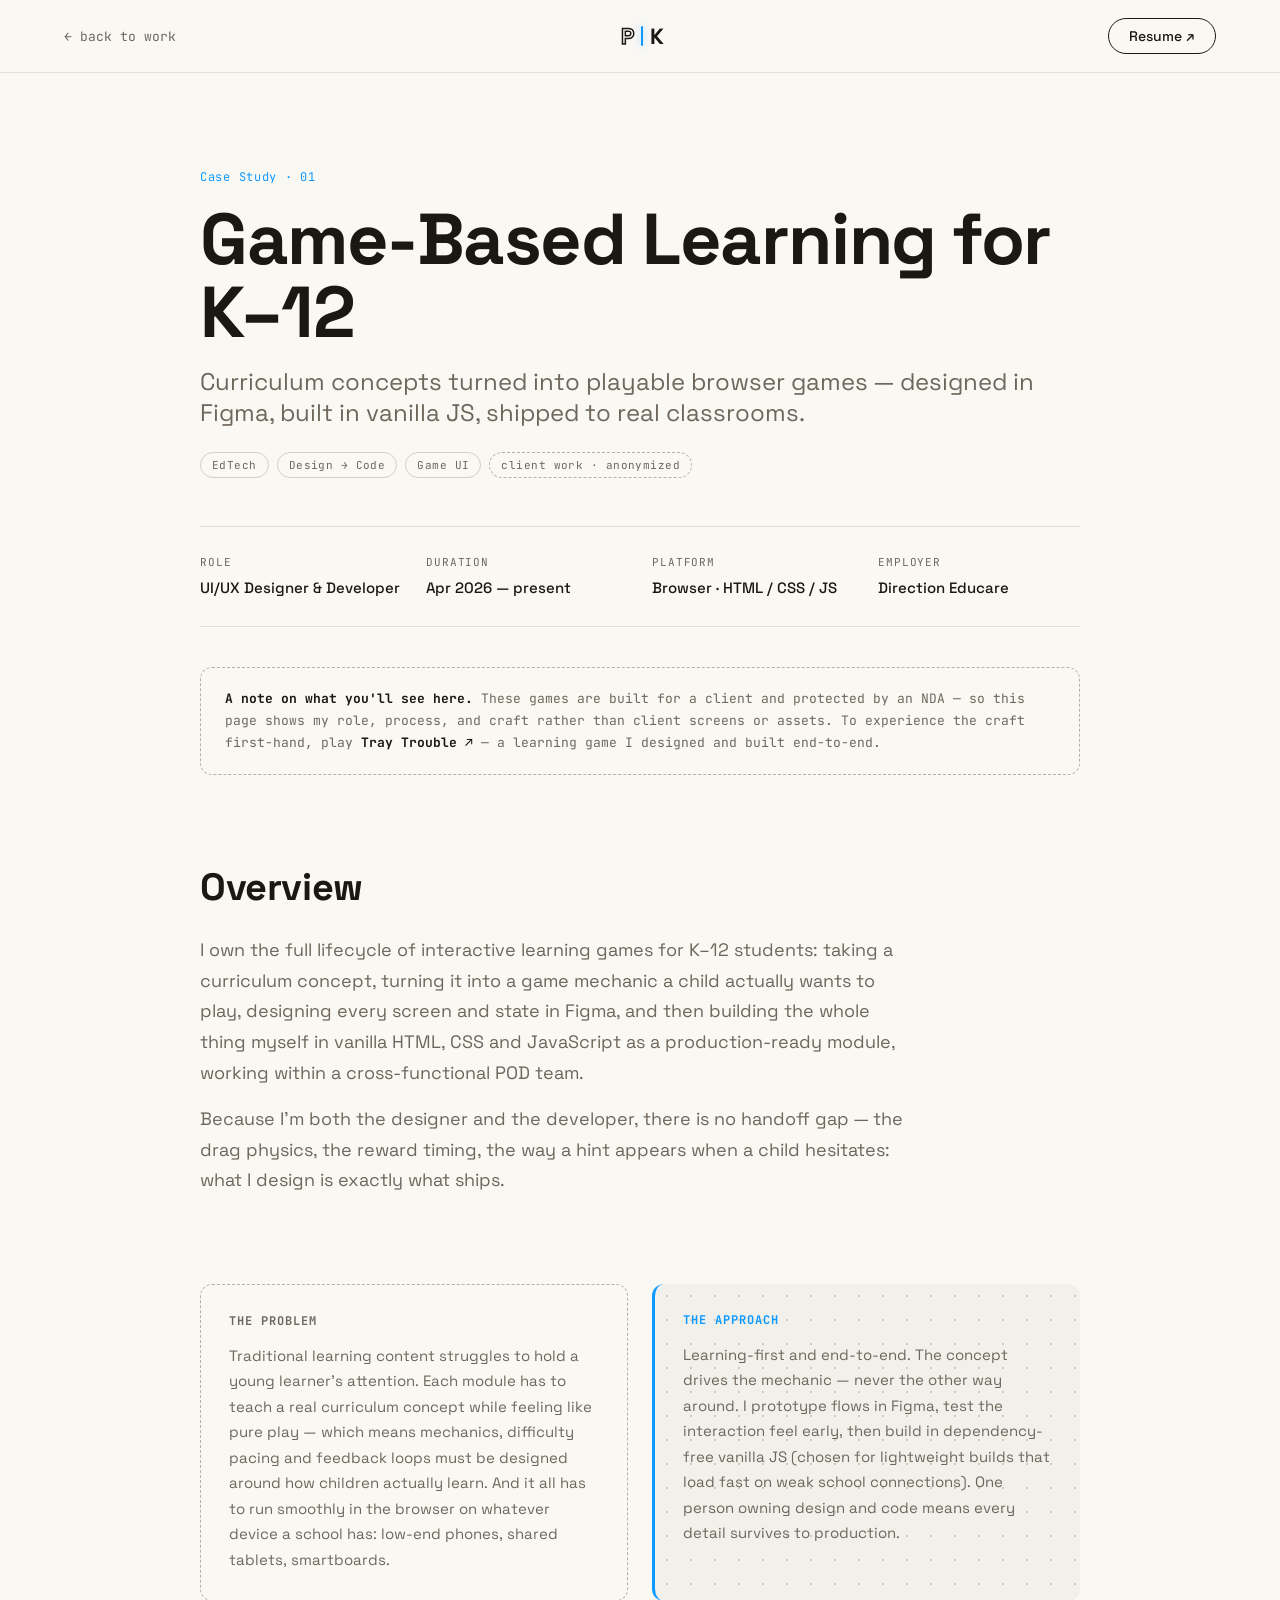
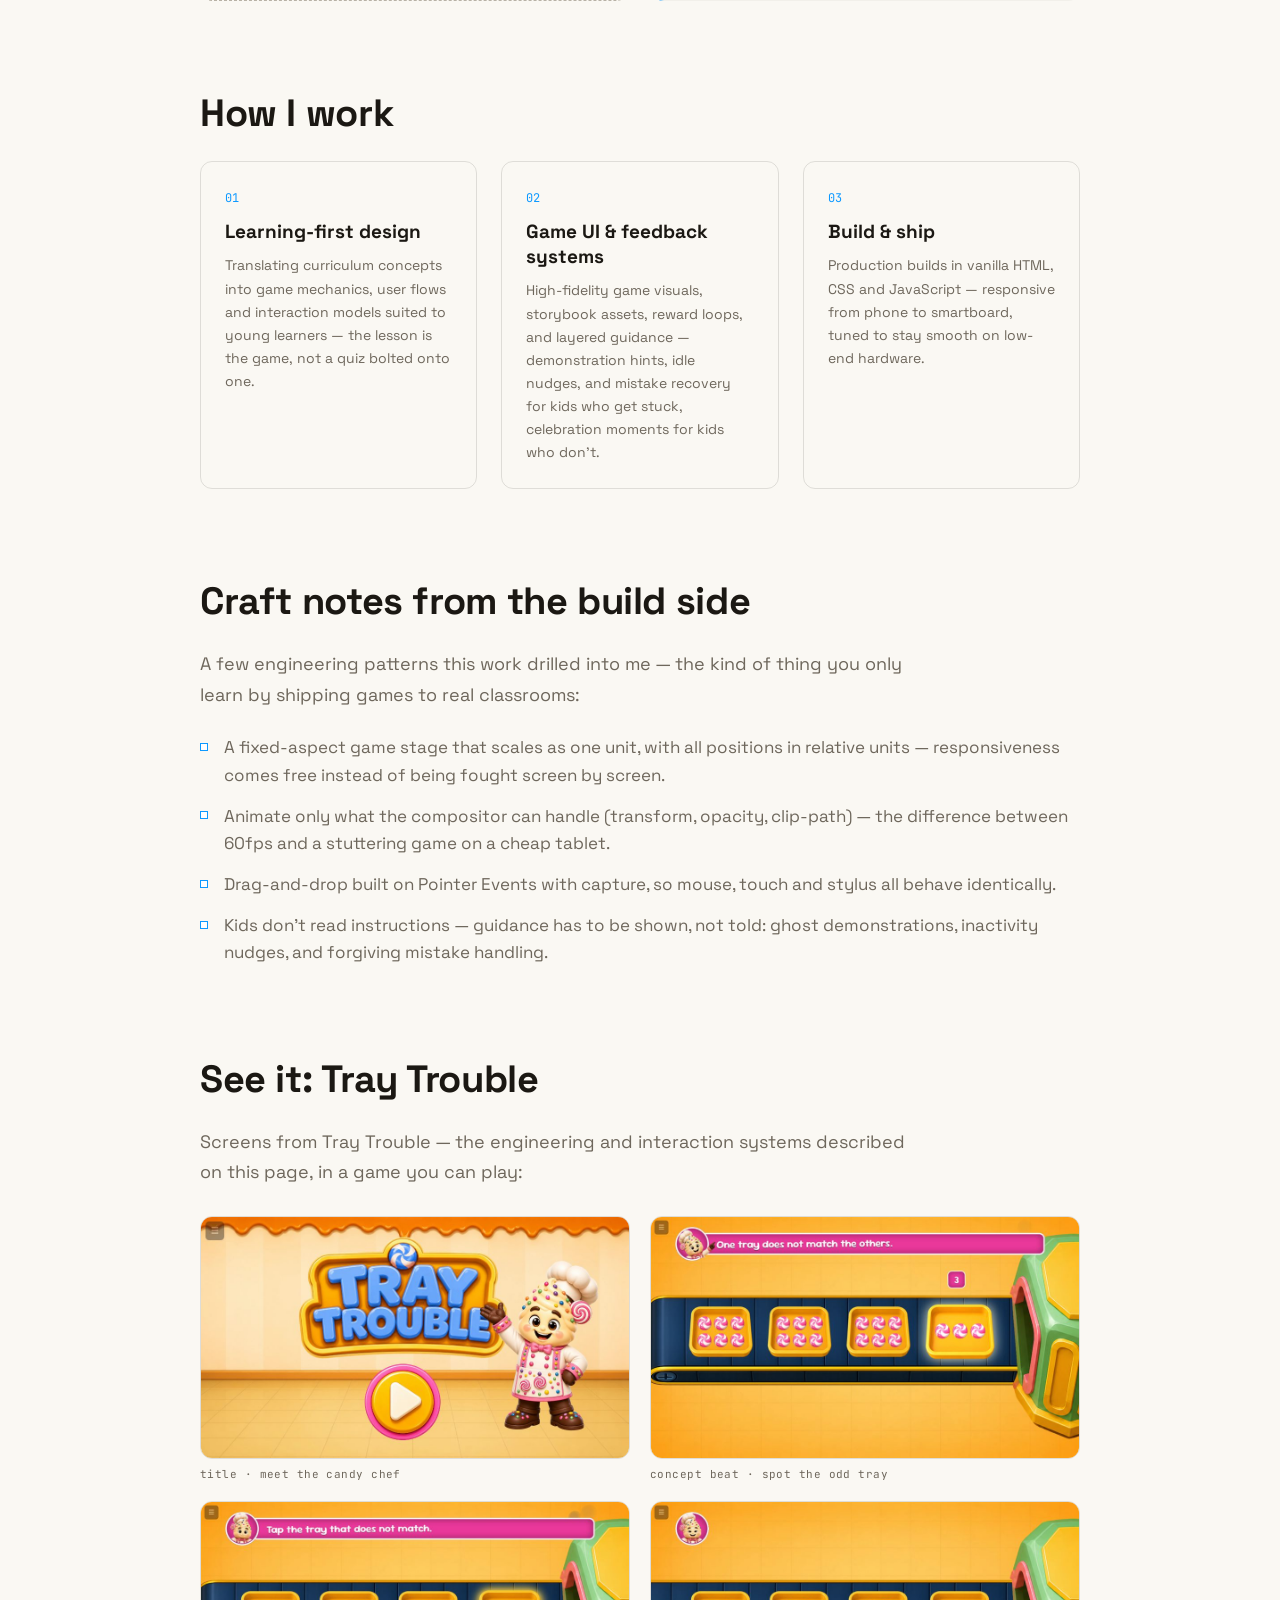
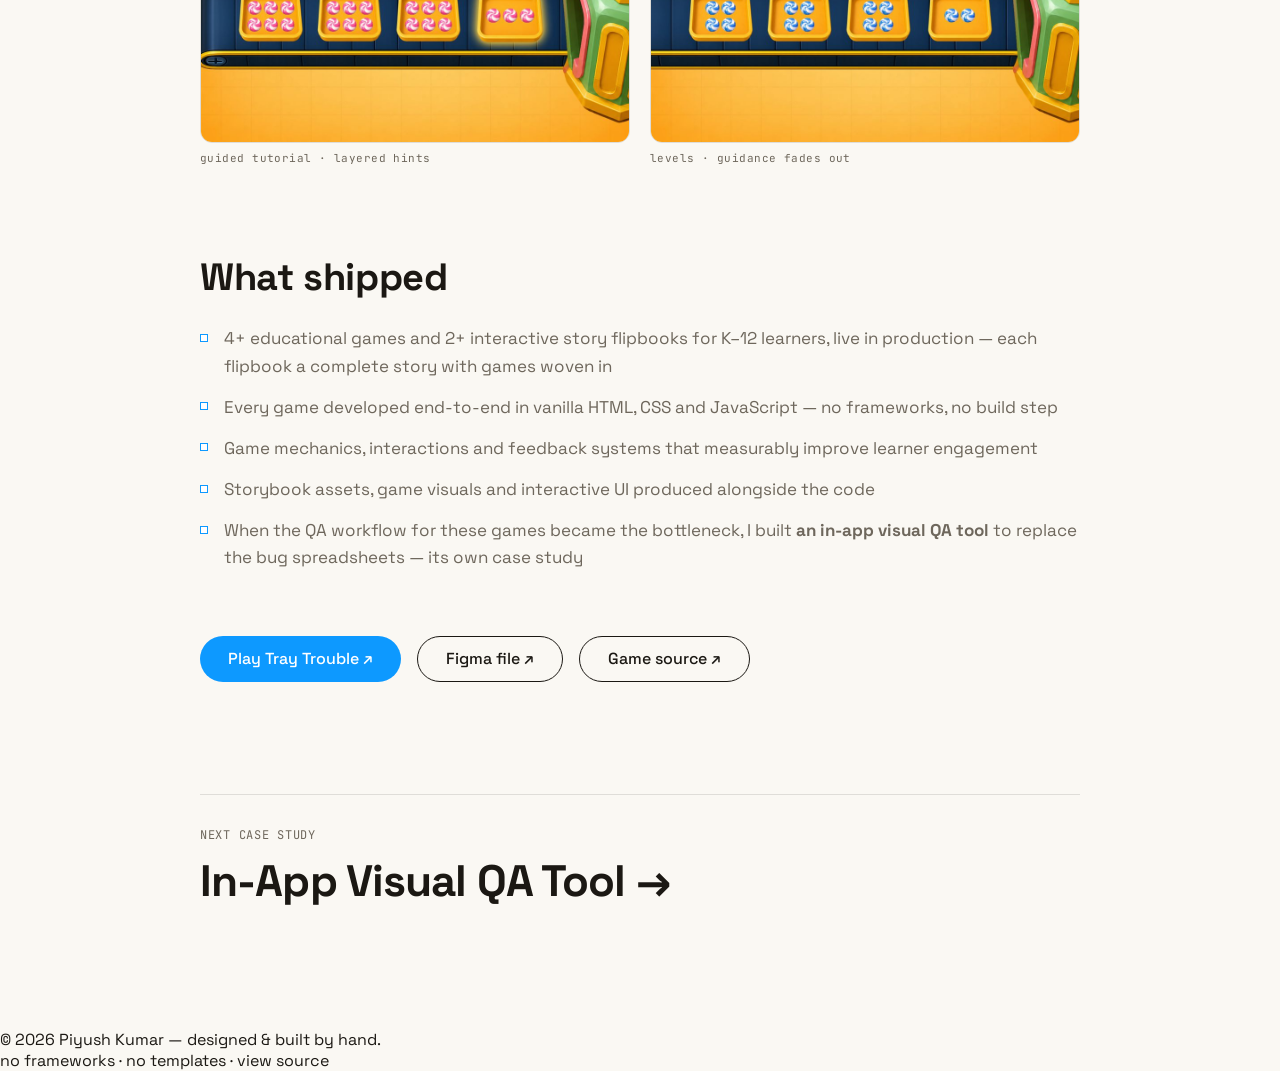
<file: work/k12-games.html>
<!DOCTYPE html>
<html lang="en">
<head>
  <meta charset="UTF-8" />
  <meta name="viewport" content="width=device-width, initial-scale=1.0" />
  <title>Game-Based Learning for K–12 — Piyush Kumar</title>
  <meta name="description" content="Case study: designing and building interactive learning games for K–12 — from curriculum concept to production vanilla-JS builds." />
  <link rel="icon" type="image/svg+xml" href="../assets/favicon.svg" />
  <link rel="preconnect" href="https://fonts.googleapis.com" />
  <link rel="preconnect" href="https://fonts.gstatic.com" crossorigin />
  <link href="https://fonts.googleapis.com/css2?family=Space+Grotesk:wght@400;500;700&family=JetBrains+Mono:wght@400;500&display=swap" rel="stylesheet" />
  <link rel="stylesheet" href="../css/base.css" />
  <link rel="stylesheet" href="../css/work.css" />
  <link rel="stylesheet" href="../css/case.css" />
</head>
<body>

  <header class="case-nav">
    <a class="case-nav__back" href="../index.html#work">← back to work</a>
    <a class="nav__logo" href="../index.html" aria-label="Piyush Kumar — home"><span class="logo__char logo__char--p">P</span><span class="logo__seam"></span><span class="logo__char logo__char--k">K</span></a>
    <a class="btn btn--small" href="../assets/Piyush_Kumar_UX_Resume.pdf" target="_blank" rel="noopener">Resume ↗</a>
  </header>

  <main class="case">
    <div class="case__inner">
      <p class="section__label">Case Study · 01</p>
      <h1 class="case__title">Game-Based Learning for K–12</h1>
      <p class="case__subtitle">Curriculum concepts turned into playable browser games — designed in Figma, built in vanilla JS, shipped to real classrooms.</p>

      <div class="case__tags">
        <span class="work-tag">EdTech</span>
        <span class="work-tag">Design → Code</span>
        <span class="work-tag">Game UI</span>
        <span class="work-tag work-tag--nda">client work · anonymized</span>
      </div>

      <dl class="case__meta">
        <div><dt>Role</dt><dd>UI/UX Designer &amp; Developer</dd></div>
        <div><dt>Duration</dt><dd>Apr 2026 — present</dd></div>
        <div><dt>Platform</dt><dd>Browser · HTML / CSS / JS</dd></div>
        <div><dt>Employer</dt><dd>Direction Educare</dd></div>
      </dl>

      <p class="case__note">
        <strong>A note on what you'll see here.</strong> These games are built for a
        client and protected by an NDA — so this page shows my role, process, and
        craft rather than client screens or assets. To experience the craft
        first-hand, play <a href="https://tray-trouble.vercel.app" target="_blank" rel="noopener"><strong>Tray Trouble ↗</strong></a>
        — a learning game I designed and built end-to-end.
      </p>

      <section class="case__section">
        <h2>Overview</h2>
        <p>
          I own the full lifecycle of interactive learning games for K–12
          students: taking a curriculum concept, turning it into a game
          mechanic a child actually wants to play, designing every screen and
          state in Figma, and then building the whole thing myself in vanilla
          HTML, CSS and JavaScript as a production-ready module, working
          within a cross-functional POD team.
        </p>
        <p>
          Because I'm both the designer and the developer, there is no handoff
          gap — the drag physics, the reward timing, the way a hint appears
          when a child hesitates: what I design is exactly what ships.
        </p>
      </section>

      <div class="case__duo">
        <div class="case-block case-block--problem">
          <h3>The problem</h3>
          <p>
            Traditional learning content struggles to hold a young learner's
            attention. Each module has to teach a real curriculum concept while
            feeling like pure play — which means mechanics, difficulty pacing
            and feedback loops must be designed around how children actually
            learn. And it all has to run smoothly in the browser on whatever
            device a school has: low-end phones, shared tablets, smartboards.
          </p>
        </div>
        <div class="case-block case-block--solution">
          <h3>The approach</h3>
          <p>
            Learning-first and end-to-end. The concept drives the mechanic —
            never the other way around. I prototype flows in Figma, test the
            interaction feel early, then build in dependency-free vanilla JS
            (chosen for lightweight builds that load fast on weak school
            connections). One person owning design and code means every detail
            survives to production.
          </p>
        </div>
      </div>

      <section class="case__section">
        <h2>How I work</h2>
        <div class="case__cards">
          <div class="case-card">
            <span class="case-card__num">01</span>
            <h3>Learning-first design</h3>
            <p>Translating curriculum concepts into game mechanics, user flows
            and interaction models suited to young learners — the lesson is
            the game, not a quiz bolted onto one.</p>
          </div>
          <div class="case-card">
            <span class="case-card__num">02</span>
            <h3>Game UI &amp; feedback systems</h3>
            <p>High-fidelity game visuals, storybook assets, reward loops, and
            layered guidance — demonstration hints, idle nudges, and mistake
            recovery for kids who get stuck, celebration moments for kids who
            don't.</p>
          </div>
          <div class="case-card">
            <span class="case-card__num">03</span>
            <h3>Build &amp; ship</h3>
            <p>Production builds in vanilla HTML, CSS and JavaScript —
            responsive from phone to smartboard, tuned to stay smooth on
            low-end hardware.</p>
          </div>
        </div>
      </section>

      <section class="case__section">
        <h2>Craft notes from the build side</h2>
        <p>
          A few engineering patterns this work drilled into me — the kind of
          thing you only learn by shipping games to real classrooms:
        </p>
        <ul class="case__results" style="margin-top: 24px;">
          <li>A fixed-aspect game stage that scales as one unit, with all
              positions in relative units — responsiveness comes free instead
              of being fought screen by screen.</li>
          <li>Animate only what the compositor can handle (transform, opacity,
              clip-path) — the difference between 60fps and a stuttering game
              on a cheap tablet.</li>
          <li>Drag-and-drop built on Pointer Events with capture, so mouse,
              touch and stylus all behave identically.</li>
          <li>Kids don't read instructions — guidance has to be shown, not
              told: ghost demonstrations, inactivity nudges, and forgiving
              mistake handling.</li>
        </ul>
      </section>

      <section class="case__section">
        <h2>See it: Tray Trouble</h2>
        <p>
          Screens from Tray Trouble — the engineering and interaction systems
          described on this page, in a game you can play:
        </p>
        <div class="case__gallery">
          <figure>
            <img src="../assets/game/game-title.jpg" alt="Tray Trouble title screen with the candy-chef mascot" loading="lazy" />
            <figcaption>title · meet the candy chef</figcaption>
          </figure>
          <figure>
            <img src="../assets/game/game-topview.jpg" alt="Top view of the conveyor belt — one tray does not match the others" loading="lazy" />
            <figcaption>concept beat · spot the odd tray</figcaption>
          </figure>
          <figure>
            <img src="../assets/game/game-tutorial.jpg" alt="Guided tutorial — tap the tray that does not match" loading="lazy" />
            <figcaption>guided tutorial · layered hints</figcaption>
          </figure>
          <figure>
            <img src="../assets/game/game-level.jpg" alt="A later level with a new candy set and no guidance" loading="lazy" />
            <figcaption>levels · guidance fades out</figcaption>
          </figure>
        </div>
      </section>

      <section class="case__section">
        <h2>What shipped</h2>
        <ul class="case__results">
          <li>4+ educational games and 2+ interactive story flipbooks for
              K–12 learners, live in production — each flipbook a complete
              story with games woven in</li>
          <li>Every game developed end-to-end in vanilla HTML, CSS and
              JavaScript — no frameworks, no build step</li>
          <li>Game mechanics, interactions and feedback systems that
              measurably improve learner engagement</li>
          <li>Storybook assets, game visuals and interactive UI produced
              alongside the code</li>
          <li>When the QA workflow for these games became the bottleneck, I
              built <a href="qa-tool.html"><strong>an in-app visual QA tool</strong></a>
              to replace the bug spreadsheets — its own case study</li>
        </ul>
      </section>

      <div class="case__links">
        <a class="btn btn--primary" href="https://tray-trouble.vercel.app" target="_blank" rel="noopener">Play Tray Trouble ↗</a>
        <a class="btn btn--ghost" href="https://www.figma.com/design/nusnrquk5KE91XFymSqwl2/Tray_trouble_game?node-id=1-1169" target="_blank" rel="noopener">Figma file ↗</a>
        <a class="btn btn--ghost" href="https://github.com/CodeWithPiyush0/Tray_trouble" target="_blank" rel="noopener">Game source ↗</a>
      </div>

      <a class="case__next" href="qa-tool.html">
        <span class="case__next-label">next case study</span>
        <span class="case__next-title">In-App Visual QA Tool →</span>
      </a>
    </div>
  </main>

  <footer class="footer">
    <p>© 2026 Piyush Kumar — designed &amp; built by hand.</p>
    <p class="footer__mono">no frameworks · no templates · view source</p>
  </footer>

</body>
</html>
</file>
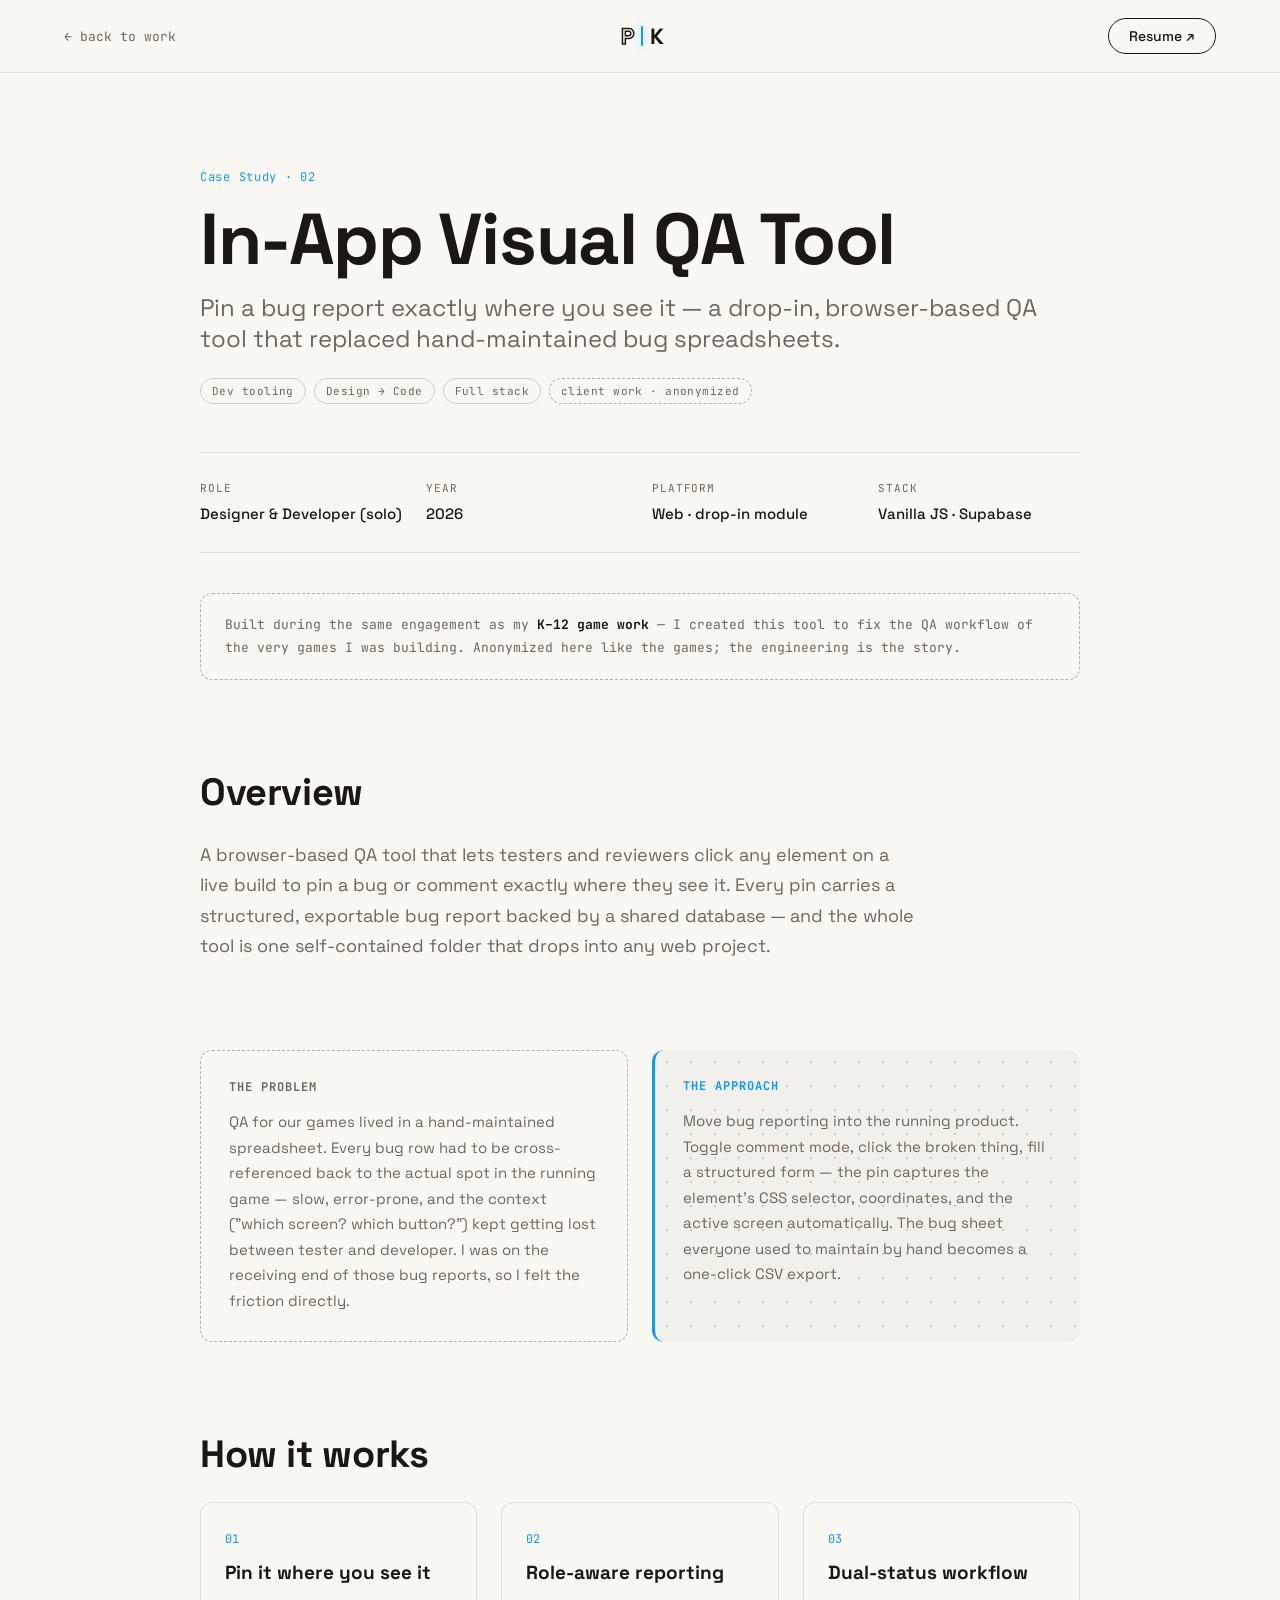
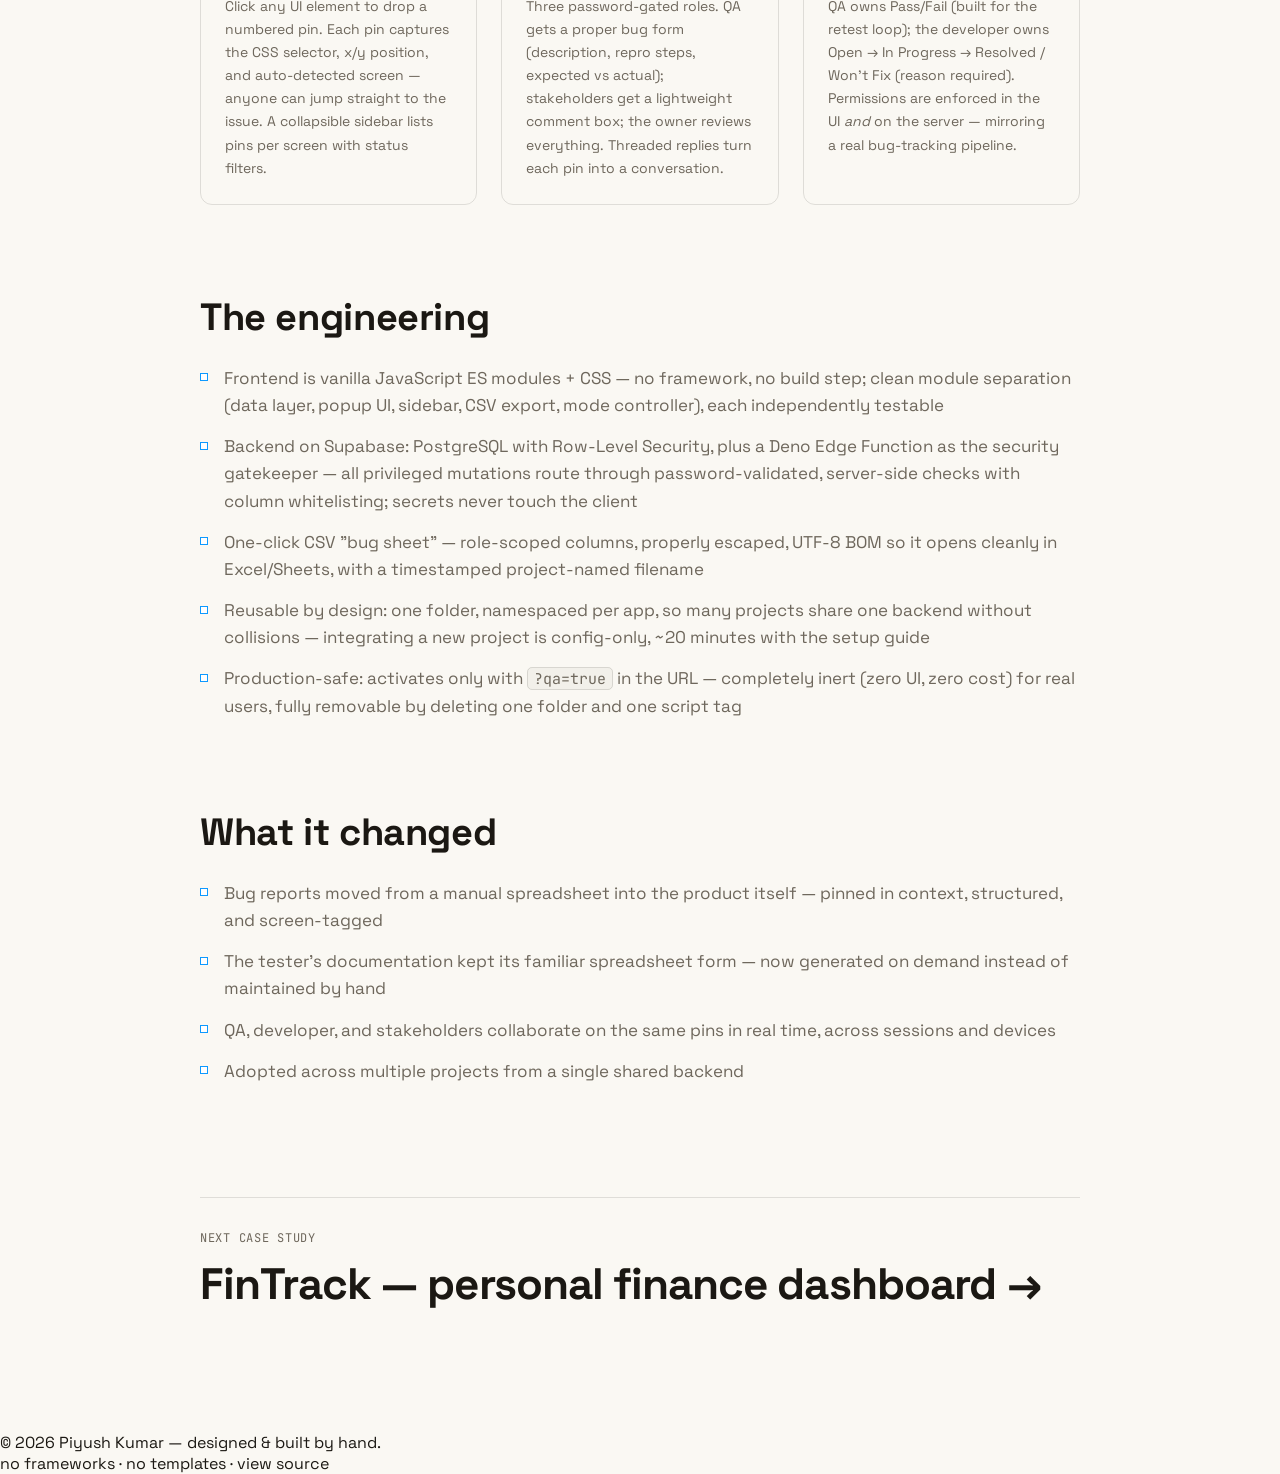
<file: work/qa-tool.html>
<!DOCTYPE html>
<html lang="en">
<head>
  <meta charset="UTF-8" />
  <meta name="viewport" content="width=device-width, initial-scale=1.0" />
  <title>In-App Visual QA Tool — Piyush Kumar</title>
  <meta name="description" content="Case study: a drop-in visual QA and bug-reporting tool — pin structured bug reports directly on a live build. Vanilla JS + Supabase, no build step." />
  <link rel="icon" type="image/svg+xml" href="../assets/favicon.svg" />
  <link rel="preconnect" href="https://fonts.googleapis.com" />
  <link rel="preconnect" href="https://fonts.gstatic.com" crossorigin />
  <link href="https://fonts.googleapis.com/css2?family=Space+Grotesk:wght@400;500;700&family=JetBrains+Mono:wght@400;500&display=swap" rel="stylesheet" />
  <link rel="stylesheet" href="../css/base.css" />
  <link rel="stylesheet" href="../css/work.css" />
  <link rel="stylesheet" href="../css/case.css" />
</head>
<body>

  <header class="case-nav">
    <a class="case-nav__back" href="../index.html#work">← back to work</a>
    <a class="nav__logo" href="../index.html" aria-label="Piyush Kumar — home"><span class="logo__char logo__char--p">P</span><span class="logo__seam"></span><span class="logo__char logo__char--k">K</span></a>
    <a class="btn btn--small" href="../assets/Piyush_Kumar_UX_Resume.pdf" target="_blank" rel="noopener">Resume ↗</a>
  </header>

  <main class="case">
    <div class="case__inner">
      <p class="section__label">Case Study · 02</p>
      <h1 class="case__title">In-App Visual QA Tool</h1>
      <p class="case__subtitle">Pin a bug report exactly where you see it — a drop-in, browser-based QA tool that replaced hand-maintained bug spreadsheets.</p>

      <div class="case__tags">
        <span class="work-tag">Dev tooling</span>
        <span class="work-tag">Design → Code</span>
        <span class="work-tag">Full stack</span>
        <span class="work-tag work-tag--nda">client work · anonymized</span>
      </div>

      <dl class="case__meta">
        <div><dt>Role</dt><dd>Designer &amp; Developer (solo)</dd></div>
        <div><dt>Year</dt><dd>2026</dd></div>
        <div><dt>Platform</dt><dd>Web · drop-in module</dd></div>
        <div><dt>Stack</dt><dd>Vanilla JS · Supabase</dd></div>
      </dl>

      <p class="case__note">
        Built during the same engagement as my
        <a href="k12-games.html"><strong>K–12 game work</strong></a> — I created
        this tool to fix the QA workflow of the very games I was building.
        Anonymized here like the games; the engineering is the story.
      </p>

      <section class="case__section">
        <h2>Overview</h2>
        <p>
          A browser-based QA tool that lets testers and reviewers click any
          element on a live build to pin a bug or comment exactly where they
          see it. Every pin carries a structured, exportable bug report backed
          by a shared database — and the whole tool is one self-contained
          folder that drops into any web project.
        </p>
      </section>

      <div class="case__duo">
        <div class="case-block case-block--problem">
          <h3>The problem</h3>
          <p>
            QA for our games lived in a hand-maintained spreadsheet. Every bug
            row had to be cross-referenced back to the actual spot in the
            running game — slow, error-prone, and the context ("which screen?
            which button?") kept getting lost between tester and developer.
            I was on the receiving end of those bug reports, so I felt the
            friction directly.
          </p>
        </div>
        <div class="case-block case-block--solution">
          <h3>The approach</h3>
          <p>
            Move bug reporting into the running product. Toggle comment mode,
            click the broken thing, fill a structured form — the pin captures
            the element's CSS selector, coordinates, and the active screen
            automatically. The bug sheet everyone used to maintain by hand
            becomes a one-click CSV export.
          </p>
        </div>
      </div>

      <section class="case__section">
        <h2>How it works</h2>
        <div class="case__cards">
          <div class="case-card">
            <span class="case-card__num">01</span>
            <h3>Pin it where you see it</h3>
            <p>Click any UI element to drop a numbered pin. Each pin captures
            the CSS selector, x/y position, and auto-detected screen — anyone
            can jump straight to the issue. A collapsible sidebar lists pins
            per screen with status filters.</p>
          </div>
          <div class="case-card">
            <span class="case-card__num">02</span>
            <h3>Role-aware reporting</h3>
            <p>Three password-gated roles. QA gets a proper bug form
            (description, repro steps, expected vs actual); stakeholders get
            a lightweight comment box; the owner reviews everything. Threaded
            replies turn each pin into a conversation.</p>
          </div>
          <div class="case-card">
            <span class="case-card__num">03</span>
            <h3>Dual-status workflow</h3>
            <p>QA owns Pass/Fail (built for the retest loop); the developer
            owns Open → In&nbsp;Progress → Resolved / Won't&nbsp;Fix (reason
            required). Permissions are enforced in the UI <em>and</em> on the
            server — mirroring a real bug-tracking pipeline.</p>
          </div>
        </div>
      </section>

      <section class="case__section">
        <h2>The engineering</h2>
        <ul class="case__results">
          <li>Frontend is vanilla JavaScript ES modules + CSS — no framework,
              no build step; clean module separation (data layer, popup UI,
              sidebar, CSV export, mode controller), each independently
              testable</li>
          <li>Backend on Supabase: PostgreSQL with Row-Level Security, plus a
              Deno Edge Function as the security gatekeeper — all privileged
              mutations route through password-validated, server-side checks
              with column whitelisting; secrets never touch the client</li>
          <li>One-click CSV "bug sheet" — role-scoped columns, properly
              escaped, UTF-8 BOM so it opens cleanly in Excel/Sheets, with a
              timestamped project-named filename</li>
          <li>Reusable by design: one folder, namespaced per app, so many
              projects share one backend without collisions — integrating a
              new project is config-only, ~20 minutes with the setup guide</li>
          <li>Production-safe: activates only with <code>?qa=true</code> in
              the URL — completely inert (zero UI, zero cost) for real users,
              fully removable by deleting one folder and one script tag</li>
        </ul>
      </section>

      <section class="case__section">
        <h2>What it changed</h2>
        <ul class="case__results">
          <li>Bug reports moved from a manual spreadsheet into the product
              itself — pinned in context, structured, and screen-tagged</li>
          <li>The tester's documentation kept its familiar spreadsheet form —
              now generated on demand instead of maintained by hand</li>
          <li>QA, developer, and stakeholders collaborate on the same pins in
              real time, across sessions and devices</li>
          <li>Adopted across multiple projects from a single shared backend</li>
        </ul>
      </section>

      <a class="case__next" href="fintrack.html">
        <span class="case__next-label">next case study</span>
        <span class="case__next-title">FinTrack — personal finance dashboard →</span>
      </a>
    </div>
  </main>

  <footer class="footer">
    <p>© 2026 Piyush Kumar — designed &amp; built by hand.</p>
    <p class="footer__mono">no frameworks · no templates · view source</p>
  </footer>

</body>
</html>
</file>
<file: css/base.css>
/* ============================================================
   base.css — design tokens, reset, shared primitives
   Change the look of the whole site from here.
   ============================================================ */

:root {
  /* -- color: live side (the shipped site) -- */
  --paper:      #FAF8F3;   /* page background */
  --ink:        #1B1813;   /* primary text */
  --muted:      #6E675C;   /* secondary text */
  --accent:     #0D99FF;   /* the one accent — Figma selection blue */

  /* -- color: design side (the Figma canvas) -- */
  --canvas:     #F2F0EA;   /* canvas background */
  --canvas-dot: #CFCAC0;   /* dot grid */
  --wire:       #B7B1A5;   /* wireframe borders */
  --wire-text:  #8D867A;   /* wireframe (muted) text */

  /* -- type -- */
  --font-display: 'Space Grotesk', system-ui, sans-serif;
  --font-mono:    'JetBrains Mono', ui-monospace, monospace;

  /* -- rhythm -- */
  --nav-h: 76px;
  --edge: clamp(20px, 5vw, 72px);   /* page side padding */
}

/* -- reset -- */
*, *::before, *::after { box-sizing: border-box; margin: 0; padding: 0; }

html { scroll-behavior: smooth; }

body {
  font-family: var(--font-display);
  background: var(--paper);
  color: var(--ink);
  -webkit-font-smoothing: antialiased;
  overflow-x: hidden;
}

img, svg, video { display: block; max-width: 100%; }

a { color: inherit; text-decoration: none; }

button { font: inherit; background: none; border: 0; cursor: pointer; }

/* -- shared primitives -- */
.btn {
  display: inline-flex;
  align-items: center;
  gap: 8px;
  padding: 14px 28px;
  border-radius: 999px;
  font-weight: 500;
  font-size: 16px;
  line-height: 1;
  transition: transform 0.15s ease, box-shadow 0.15s ease, background 0.15s ease;
}

.btn--primary {
  background: var(--accent);
  color: #fff;
}
.btn--primary:hover {
  transform: translateY(-2px);
  box-shadow: 0 6px 20px rgba(13, 153, 255, 0.35);
}

.btn--ghost {
  border: 1.5px solid var(--ink);
  color: var(--ink);
}
.btn--ghost:hover { transform: translateY(-2px); }

.btn--small {
  padding: 10px 20px;
  font-size: 14px;
  border: 1.5px solid var(--ink);
}

/* -- logo: the seam monogram (outlined P | seam | solid K) -- */
.nav__logo {
  display: inline-flex;
  align-items: center;
  gap: 7px;
  font-family: var(--font-display);
  font-weight: 700;
  font-size: 22px;
  line-height: 1;
}

.logo__char--p {
  color: transparent;
  -webkit-text-stroke: 1.5px var(--ink);
}

.logo__seam {
  width: 2px;
  height: 20px;
  border-radius: 1px;
  background: var(--accent);
  box-shadow: 0 0 8px rgba(13, 153, 255, 0.5);
  transition: transform 0.2s ease;
}

.nav__logo:hover .logo__seam {
  transform: scaleY(1.25);
}

/* -- spec tooltip: any element with data-spec documents itself on hover -- */
[data-spec] { position: relative; }
[data-spec]::after {
  content: attr(data-spec);
  position: absolute;
  bottom: calc(100% + 12px);
  left: 50%;
  transform: translate(-50%, 4px);
  font-family: var(--font-mono);
  font-size: 11px;
  font-weight: 400;
  letter-spacing: 0;
  text-transform: none;
  white-space: nowrap;
  background: var(--ink);
  color: #fff;
  padding: 7px 11px;
  border-radius: 6px;
  opacity: 0;
  pointer-events: none;
  transition: opacity 0.18s ease, transform 0.18s ease;
  z-index: 5;
}
[data-spec]:hover::after {
  opacity: 1;
  transform: translate(-50%, 0);
}

/* -- section shell -- */
.section {
  padding: clamp(72px, 14vw, 120px) var(--edge);
}

.section__inner {
  max-width: 1200px;
  margin: 0 auto;
}

.section__label {
  font-family: var(--font-mono);
  font-size: 12px;
  letter-spacing: 0.06em;
  color: var(--accent);
  margin-bottom: 18px;
}

.section__title {
  font-size: clamp(40px, 5vw, 72px);
  font-weight: 700;
  letter-spacing: -0.02em;
  line-height: 1.02;
}

.section__intro {
  color: var(--muted);
  font-size: clamp(15px, 1.4vw, 18px);
  line-height: 1.6;
  max-width: 560px;
  margin-top: 20px;
}

/* -- scroll reveal (js/reveal.js adds .js to <html>, then .is-in per element) -- */
.js [data-reveal] {
  opacity: 0;
  transform: translateY(24px);
  transition: opacity 0.6s ease var(--d, 0s), transform 0.6s ease var(--d, 0s);
}
.js [data-reveal].is-in {
  opacity: 1;
  transform: none;
}

@media (prefers-reduced-motion: reduce) {
  *, *::before, *::after { animation: none !important; transition: none !important; }
  .js [data-reveal] { opacity: 1; transform: none; }
  html { scroll-behavior: auto; }
}
</file>
<file: css/hero.css>
/* ============================================================
   hero.css — "The Seam" hero
   Layout rules live on shared classes (both layers inherit them),
   skin rules are scoped under .layer--live / .layer--design so the
   two layers stay geometrically identical.
   ============================================================ */

.hero {
  position: relative;
  height: 100dvh;
  min-height: 640px;
  overflow: hidden;
}

/* ?static screenshot/test mode: fixed hero height so a single tall
   headless capture shows the whole page without scrolling */
.static-mode .hero { height: 900px; min-height: 0; }

/* ---------- layers ---------- */

.hero__layer {
  position: absolute;
  inset: 0;
  display: flex;
  flex-direction: column;
}

.layer--live { background: var(--paper); }

.layer--design {
  background-color: var(--canvas);
  background-image: radial-gradient(var(--canvas-dot) 1px, transparent 1px);
  background-size: 24px 24px;
  /* the seam: show this layer only LEFT of --seam */
  clip-path: inset(0 calc(100% - var(--seam)) 0 0);
}

/* ---------- shared geometry (both layers) ---------- */

.hero__nav {
  display: flex;
  align-items: center;
  justify-content: space-between;
  height: var(--nav-h);
  padding: 0 var(--edge);
  flex-shrink: 0;
}

/* .nav__logo is a shared component — see base.css */

.nav__links {
  display: flex;
  gap: clamp(16px, 3vw, 40px);
  font-size: 15px;
}

.hero__inner {
  flex: 1;
  display: flex;
  flex-direction: column;
  justify-content: center;
  align-items: flex-start;
  padding: 0 var(--edge);
  max-width: 1100px;
}

.badge {
  display: inline-flex;
  align-items: center;
  gap: 8px;
  font-family: var(--font-mono);
  font-size: 12px;
  letter-spacing: 0.08em;
  text-transform: uppercase;
  padding: 8px 14px;
  border: 1px solid transparent; /* reserves the design layer's border width */
  border-radius: 999px;
  margin-bottom: 28px;
}

.badge__dot {
  width: 8px;
  height: 8px;
  border-radius: 50%;
}

.hero__title {
  font-size: clamp(52px, 9vw, 128px);
  font-weight: 700;
  line-height: 0.98;
  letter-spacing: -0.03em;
}

.hero__tag {
  font-size: clamp(20px, 2.6vw, 32px);
  font-weight: 500;
  margin-top: 20px;
  letter-spacing: -0.01em;
}

/* the 32px gap below the tagline is what the design layer's redline measures —
   live gets it as margin, design gets it as the in-flow .redline (height 32px),
   so both layers stay the same height */
.hero__sub {
  font-size: clamp(15px, 1.4vw, 18px);
  line-height: 1.6;
  max-width: 560px;
  margin-top: 32px;
}
.layer--design .hero__sub { margin-top: 0; }

.hero__cta {
  display: flex;
  gap: 16px;
  margin-top: 36px;
}

/* ---------- LIVE skin ---------- */

.layer--live .nav__links a { color: var(--muted); transition: color 0.15s; }
.layer--live .nav__links a:hover { color: var(--ink); }

.layer--live .badge {
  background: rgba(27, 24, 19, 0.05);
  color: var(--muted);
}
.layer--live .badge__dot {
  background: #2FB344;
  box-shadow: 0 0 0 3px rgba(47, 179, 68, 0.2);
}

.layer--live .hero__tag  { color: var(--accent); }
.layer--live .hero__sub  { color: var(--muted); }

/* name treatment: solid first name, outlined last name, accent full stop —
   the design/code duality written into the type itself */
.layer--live .title__outline {
  color: transparent;
  -webkit-text-stroke: 0.035em var(--ink);
}
.layer--live .title__dot { color: var(--accent); }

/* spec tooltip is global now — see base.css [data-spec] */

.hero__hint {
  position: absolute;
  bottom: 28px;
  right: var(--edge);
  font-family: var(--font-mono);
  font-size: 12px;
  color: var(--muted);
  letter-spacing: 0.06em;
}

/* ---------- DESIGN skin (Figma canvas) ---------- */

.layer--design {
  color: var(--wire-text);
  /* the canvas is a picture, never a click target — clicks fall through to
     the live layer beneath (fallback for browsers without `inert`) */
  pointer-events: none;
}

.layer--design .hero__title { color: var(--wire-text); }
.layer--design .hero__tag,
.layer--design .hero__sub   { color: var(--wire-text); }

.layer--design .title__outline {
  color: transparent;
  -webkit-text-stroke: 0.035em var(--wire-text);
}
.layer--design .title__dot { color: var(--wire-text); }
.layer--design .logo__char--p { -webkit-text-stroke-color: var(--wire-text); }
.layer--design .logo__char--k { color: var(--wire-text); }
.layer--design .logo__seam { box-shadow: none; }

.layer--design .btn--primary {
  background: transparent;
  border: 1.5px dashed var(--accent);
  color: var(--wire-text);
}
.layer--design .btn--ghost,
.layer--design .btn--small {
  border: 1.5px dashed var(--wire);
  color: var(--wire-text);
}

.layer--design .badge {
  border: 1px dashed var(--wire);
}
.layer--design .badge__dot { background: var(--wire); }

/* wireframe frames: dashed outline + layer-name label */
.wire-frame {
  outline: 1px dashed var(--wire);
  outline-offset: 6px;
  position: relative;
}
.wire-frame::before,
.sel::before {
  content: attr(data-layer);
  position: absolute;
  bottom: calc(100% + 10px);
  left: -6px;
  font-family: var(--font-mono);
  font-size: 10px;
  letter-spacing: 0.04em;
  color: var(--accent);
  white-space: nowrap;
  text-transform: none;
}

/* the nav sits at the viewport top and spans the full width — its label goes
   below it and inset from the edge so neither gets clipped */
.hero__nav.wire-frame::before {
  bottom: auto;
  top: calc(100% + 10px);
  left: 14px;
}

/* selected element (Figma-style selection box + corner handles) */
.sel {
  position: relative;
  outline: 1.5px solid var(--accent);
  outline-offset: 8px;
}

.sel__h {
  position: absolute;
  width: 8px;
  height: 8px;
  background: #fff;
  border: 1.5px solid var(--accent);
}
.sel__h--tl { top: -12px;    left: -12px;  }
.sel__h--tr { top: -12px;    right: -12px; }
.sel__h--bl { bottom: -12px; left: -12px;  }
.sel__h--br { bottom: -12px; right: -12px; }

.sel__dims {
  position: absolute;
  top: calc(100% + 14px);
  right: -8px;
  font-family: var(--font-mono);
  font-size: 10px;
  background: var(--accent);
  color: #fff;
  padding: 3px 7px;
  border-radius: 4px;
}

/* redline measurement between elements */
.redline {
  position: relative;
  width: 0;
  height: 32px;
  margin-left: 24px;
  border-left: 1px solid var(--accent);
}
.redline::before,
.redline::after {
  content: "";
  position: absolute;
  left: -4px;
  width: 9px;
  height: 1px;
  background: var(--accent);
}
.redline::before { top: 0; }
.redline::after  { bottom: 0; }

.redline span {
  position: absolute;
  top: 50%;
  left: 10px;
  transform: translateY(-50%);
  font-family: var(--font-mono);
  font-size: 10px;
  background: var(--accent);
  color: #fff;
  padding: 2px 6px;
  border-radius: 4px;
}

/* ---------- the seam ---------- */

.seam {
  position: absolute;
  top: 0;
  bottom: 0;
  left: var(--seam);
  transform: translateX(-50%);
  width: 2px;
  background: var(--accent);
  box-shadow: 0 0 12px rgba(13, 153, 255, 0.45);
  cursor: ew-resize;
  touch-action: none;
  z-index: 10;
}

/* wider invisible hit area (extra generous for thumbs) */
.seam::before {
  content: "";
  position: absolute;
  inset: 0 -16px;
}
@media (pointer: coarse) {
  .seam::before { inset: 0 -28px; }
}

.seam__grip {
  position: absolute;
  top: 50%;
  left: 50%;
  transform: translate(-50%, -50%);
  width: 44px;
  height: 44px;
  border-radius: 50%;
  background: var(--accent);
  color: #fff;
  font-family: var(--font-mono);
  font-size: 15px;
  letter-spacing: 2px;
  display: flex;
  align-items: center;
  justify-content: center;
  padding-left: 2px; /* optical centering of ‹ › */
  box-shadow: 0 4px 16px rgba(13, 153, 255, 0.4);
  transition: transform 0.15s ease;
  user-select: none;
}

.hero.is-dragging .seam__grip,
.seam:hover .seam__grip {
  transform: translate(-50%, -50%) scale(1.12);
}

.seam:focus-visible {
  outline: none;
}
.seam:focus-visible .seam__grip {
  box-shadow: 0 0 0 4px rgba(13, 153, 255, 0.35), 0 4px 16px rgba(13, 153, 255, 0.4);
}

/* filename tags at the top of the seam */
.seam__tag {
  position: absolute;
  top: calc(var(--nav-h) + 12px);
  font-family: var(--font-mono);
  font-size: 11px;
  padding: 5px 9px;
  border-radius: 5px;
  white-space: nowrap;
  user-select: none;
}
.seam__tag--left {
  right: 10px;
  background: var(--accent);
  color: #fff;
}
.seam__tag--right {
  left: 10px;
  background: var(--ink);
  color: #fff;
}

/* ---------- small screens ---------- */

@media (max-width: 640px) {
  .nav__links { display: none; }
  .hero__cta { flex-wrap: wrap; }
  .seam__tag--left { display: none; } /* keep it minimal on phones */
}
</file>
<file: css/work.css>
/* ============================================================
   work.css — Selected Work (#work)
   Case-study rows, no thumbnails yet. Hover reveals the dot-grid
   canvas behind the row — the design layer peeking through the paper.
   ============================================================ */

.work__list {
  margin-top: 64px;
  border-bottom: 1px solid rgba(27, 24, 19, 0.12);
}

.work-row {
  position: relative;
  display: grid;
  grid-template-columns: 72px 1fr auto;
  gap: 24px;
  align-items: baseline;
  padding: 40px 8px;
  border-top: 1px solid rgba(27, 24, 19, 0.12);
  transition: padding 0.25s ease;
}

/* dot-grid canvas fades in behind the hovered row */
.work-row::before {
  content: "";
  position: absolute;
  inset: 0;
  background-image: radial-gradient(var(--canvas-dot) 1px, transparent 1px);
  background-size: 24px 24px;
  opacity: 0;
  transition: opacity 0.25s ease;
  pointer-events: none;
}
.work-row:hover::before { opacity: 0.55; }

.work-row__index {
  font-family: var(--font-mono);
  font-size: 13px;
  color: var(--muted);
  padding-top: 6px;
}

.work-row__title {
  display: block;
  font-size: clamp(24px, 3vw, 40px);
  font-weight: 700;
  letter-spacing: -0.02em;
  transition: color 0.2s ease;
}
.work-row:hover .work-row__title { color: var(--accent); }

.work-row__desc {
  display: block;
  color: var(--muted);
  font-size: clamp(14px, 1.3vw, 17px);
  line-height: 1.6;
  max-width: 640px;
  margin-top: 10px;
}

.work-row__tags {
  display: flex;
  flex-wrap: wrap;
  gap: 8px;
  margin-top: 16px;
}

.work-tag {
  font-family: var(--font-mono);
  font-size: 11px;
  letter-spacing: 0.04em;
  color: var(--muted);
  border: 1px solid rgba(27, 24, 19, 0.18);
  border-radius: 999px;
  padding: 5px 11px;
}

.work-tag--nda {
  border-style: dashed;
  border-color: var(--wire);
}

.work-row__arrow {
  font-size: 24px;
  color: var(--muted);
  transition: transform 0.2s ease, color 0.2s ease;
  align-self: center;
}
.work-row:hover .work-row__arrow {
  transform: translateX(8px);
  color: var(--accent);
}

/* -- "also explored" mini-list -- */
.work__more {
  margin-top: 48px;
}

.work__more-heading {
  font-family: var(--font-mono);
  font-size: 12px;
  letter-spacing: 0.06em;
  text-transform: uppercase;
  color: var(--muted);
  margin-bottom: 16px;
}

.work__more-item {
  color: var(--muted);
  font-size: clamp(14px, 1.3vw, 16px);
  line-height: 1.6;
  padding: 10px 0;
}
.work__more-item strong { color: var(--ink); }
.work__more-item a { transition: color 0.15s ease; }
.work__more-item a:hover,
.work__more-item a:hover strong { color: var(--accent); }

@media (max-width: 720px) {
  .work-row {
    grid-template-columns: 1fr auto;
    padding: 32px 4px;
  }
  .work-row__index { display: none; }
}
</file>
<file: css/playground.css>
/* ============================================================
   playground.css — Playground (#playground)
   The one section where playfulness runs loose. Sits on the
   design-canvas background (dot grid) — this section lives
   "inside the file".
   ============================================================ */

.playground {
  background-color: var(--canvas);
  background-image: radial-gradient(var(--canvas-dot) 1px, transparent 1px);
  background-size: 24px 24px;
}

.playground__grid {
  display: grid;
  grid-template-columns: repeat(3, 1fr);
  gap: 24px;
  margin-top: 64px;
}

.pg-tile {
  position: relative;
  border-radius: 16px;
  padding: 32px;
  min-height: 300px;
  display: flex;
  flex-direction: column;
  justify-content: flex-end;
  overflow: hidden;
}

.pg-tile__label {
  position: absolute;
  top: 20px;
  left: 24px;
  font-family: var(--font-mono);
  font-size: 11px;
  color: var(--wire-text);
}

.pg-tile__title {
  font-size: clamp(20px, 2vw, 26px);
  font-weight: 700;
  letter-spacing: -0.01em;
}

.pg-tile__note {
  color: var(--muted);
  font-size: 15px;
  line-height: 1.55;
  margin-top: 10px;
  max-width: 440px;
}

/* -- big tile: Tray Trouble (live game, links out) -- */
.pg-tile--game {
  grid-column: span 2;
  background: #2a1608 url("../assets/tray-trouble.jpg") center / cover no-repeat;
  border: none;
  color: #fff;
  transition: transform 0.2s ease, box-shadow 0.2s ease;
}

/* legibility veil behind the caption */
.pg-tile--game::after {
  content: "";
  position: absolute;
  inset: 0;
  background: linear-gradient(180deg, transparent 40%, rgba(30, 14, 4, 0.88));
  pointer-events: none;
}

.pg-tile--game:hover {
  transform: translateY(-4px);
  box-shadow: 0 14px 36px rgba(30, 14, 4, 0.35);
}

.pg-game__caption {
  position: relative;
  z-index: 1;
}

.pg-tile--game .pg-tile__title { color: #fff; display: block; }
.pg-tile--game .pg-tile__note  { color: rgba(255, 255, 255, 0.82); display: block; }

.pg-tile--game .pg-tile__label {
  color: rgba(255, 255, 255, 0.9);
  background: rgba(30, 14, 4, 0.55);
  padding: 5px 10px;
  border-radius: 6px;
  z-index: 1;
}

.pg-tile--game .pg-tile__badge {
  background: var(--accent);
  border: none;
  color: #fff;
  z-index: 1;
}

.pg-tile__badge {
  position: absolute;
  top: 20px;
  right: 24px;
  font-family: var(--font-mono);
  font-size: 11px;
  letter-spacing: 0.06em;
  text-transform: uppercase;
  color: var(--accent);
  border: 1px dashed var(--accent);
  border-radius: 999px;
  padding: 5px 11px;
}

/* -- confetti toy tile -- */
.pg-tile--confetti {
  background: var(--ink);
  color: var(--paper);
  align-items: center;
  justify-content: center;
  text-align: center;
}
.pg-tile--confetti .pg-tile__label { color: rgba(250, 248, 243, 0.5); }
.pg-tile--confetti .pg-tile__note  { color: rgba(250, 248, 243, 0.6); }

.confetti-btn {
  background: var(--accent);
  color: #fff;
  font-family: var(--font-display);
  font-weight: 500;
  font-size: 16px;
  padding: 16px 32px;
  border-radius: 999px;
  transition: transform 0.12s ease;
}
.confetti-btn:hover  { transform: scale(1.05); }
.confetti-btn:active { transform: scale(0.92); }

.confetti-piece {
  position: absolute;
  width: 8px;
  height: 8px;
  pointer-events: none;
}

/* -- wireframe placeholder tile -- */
.pg-tile--soon {
  border: 1px dashed var(--wire);
  justify-content: center;
  gap: 14px;
}

.pg-skeleton {
  height: 12px;
  border-radius: 6px;
  background: var(--wire);
  opacity: 0.4;
}
.pg-skeleton--w60 { width: 60%; }
.pg-skeleton--w80 { width: 80%; }
.pg-skeleton--w40 { width: 40%; }

.pg-tile--soon .pg-tile__note {
  color: var(--wire-text);
  font-family: var(--font-mono);
  font-size: 12px;
}

@media (max-width: 900px) {
  .playground__grid { grid-template-columns: 1fr; }
  .pg-tile--game { grid-column: auto; }
}
</file>
<file: css/projects.css>
/* ============================================================
   projects.css — Personal Projects (#projects)
   Image-led cards for deployed side projects. Case-study-worthy
   work lives in #work; this is the "I build a lot" shelf.
   ============================================================ */

.projects__group-heading {
  font-family: var(--font-mono);
  font-size: 12px;
  letter-spacing: 0.06em;
  text-transform: uppercase;
  color: var(--muted);
  margin-top: 64px;
  padding-bottom: 12px;
  border-bottom: 1px solid rgba(27, 24, 19, 0.12);
}

.projects__group-heading--dev { margin-top: 88px; }

.projects__grid {
  display: grid;
  grid-template-columns: 1fr 1fr;
  gap: 32px;
  margin-top: 32px;
}

/* design cards awaiting exported screens */
.project-card__shot--pending {
  display: flex;
  align-items: center;
  justify-content: center;
  background-color: var(--canvas);
  background-image: radial-gradient(var(--canvas-dot) 1px, transparent 1px);
  background-size: 24px 24px;
  border-style: dashed;
}

.project-card__shot--pending span {
  font-family: var(--font-mono);
  font-size: 12px;
  color: var(--wire-text);
}

.project-card__main { display: block; }
.project-card__title,
.project-card__desc { display: block; }

.project-card__shot {
  position: relative;
  border-radius: 16px;
  overflow: hidden;
  border: 1px solid rgba(27, 24, 19, 0.12);
  aspect-ratio: 16 / 10;
  background: var(--canvas);
}

.project-card__shot img {
  width: 100%;
  height: 100%;
  object-fit: cover;
  object-position: top;
  display: block;
  transition: transform 0.35s ease;
}

.project-card__main:hover .project-card__shot img {
  transform: scale(1.03);
}

.project-card__title {
  font-size: clamp(19px, 2vw, 24px);
  font-weight: 700;
  letter-spacing: -0.01em;
  margin-top: 18px;
  transition: color 0.2s ease;
}
.project-card__main:hover .project-card__title { color: var(--accent); }

.project-card__desc {
  color: var(--muted);
  font-size: clamp(14px, 1.3vw, 16px);
  line-height: 1.6;
  margin-top: 8px;
}

.project-card__meta {
  display: flex;
  flex-wrap: wrap;
  align-items: center;
  gap: 8px;
  margin-top: 14px;
}

.project-card__links {
  margin-left: auto;
  font-family: var(--font-mono);
  font-size: 12px;
  display: flex;
  gap: 14px;
}

.project-card__links a {
  color: var(--muted);
  border-bottom: 1px solid transparent;
  padding-bottom: 2px;
  transition: color 0.15s ease, border-color 0.15s ease;
}
.project-card__links a:hover {
  color: var(--accent);
  border-color: var(--accent);
}

@media (max-width: 800px) {
  .projects__grid { grid-template-columns: 1fr; gap: 40px; }
}
</file>
<file: css/about.css>
/* ============================================================
   about.css — About (#about)
   Bio, then the two skill columns split by a static seam line
   (the hero concept, echoed quietly), then experience/education.
   ============================================================ */

.about__bio {
  font-size: clamp(18px, 2vw, 26px);
  font-weight: 500;
  line-height: 1.5;
  letter-spacing: -0.01em;
  max-width: 820px;
  margin-top: 48px;
}
.about__bio em {
  font-style: normal;
  color: var(--accent);
}

/* -- stats strip: recruiter-scannable numbers -- */
.about__stats {
  display: grid;
  grid-template-columns: repeat(4, 1fr);
  gap: 24px;
  margin-top: 56px;
}

.stat {
  border-top: 2px solid var(--accent);
  padding-top: 16px;
}

.stat__num {
  display: block;
  font-size: clamp(36px, 4vw, 56px);
  font-weight: 700;
  letter-spacing: -0.02em;
  line-height: 1;
}

.stat__label {
  display: block;
  font-family: var(--font-mono);
  font-size: 12px;
  line-height: 1.5;
  color: var(--muted);
  margin-top: 10px;
}

@media (max-width: 800px) {
  .about__stats { grid-template-columns: repeat(2, 1fr); }
}

/* -- the split: design side / code side -- */
.about__split {
  display: grid;
  grid-template-columns: 1fr 1fr;
  gap: 0;
  margin-top: 72px;
  position: relative;
}

/* static seam between the columns */
.about__split::before {
  content: "";
  position: absolute;
  top: 0;
  bottom: 0;
  left: 50%;
  width: 2px;
  transform: translateX(-50%);
  background: var(--accent);
  box-shadow: 0 0 12px rgba(13, 153, 255, 0.35);
}

.skill-col { padding: 8px 48px 8px 0; }
.skill-col + .skill-col { padding: 8px 0 8px 48px; }

.skill-col__label {
  font-family: var(--font-mono);
  font-size: 11px;
  letter-spacing: 0.06em;
  color: var(--accent);
  margin-bottom: 8px;
}

.skill-col__title {
  font-size: clamp(22px, 2.4vw, 32px);
  font-weight: 700;
  letter-spacing: -0.01em;
  margin-bottom: 24px;
}

.skill-col ul {
  list-style: none;
  display: flex;
  flex-direction: column;
  gap: 12px;
}

.skill-col li {
  color: var(--muted);
  font-size: clamp(14px, 1.3vw, 17px);
  line-height: 1.5;
  padding-left: 22px;
  position: relative;
}
.skill-col li::before {
  content: "";
  position: absolute;
  left: 0;
  top: 0.55em;
  width: 8px;
  height: 8px;
  border: 1.5px solid var(--accent);
  background: #fff; /* Figma corner-handle bullet */
}

/* -- toolbox: scannable tool chips -- */
.about__toolbox {
  margin-top: 88px;
}

.toolbox__row {
  display: flex;
  flex-wrap: wrap;
  gap: 8px;
  margin-top: 16px;
}

.toolbox__sublabel {
  font-family: var(--font-mono);
  font-size: 11px;
  letter-spacing: 0.08em;
  text-transform: uppercase;
  color: var(--accent);
  margin-top: 24px;
}

/* -- experience & education -- */
.about__history {
  margin-top: 88px;
  display: grid;
  grid-template-columns: 1fr 1fr;
  gap: 64px;
}

.history__heading {
  font-family: var(--font-mono);
  font-size: 12px;
  letter-spacing: 0.06em;
  text-transform: uppercase;
  color: var(--muted);
  margin-bottom: 24px;
}

.history-item {
  padding: 20px 0;
  border-top: 1px solid rgba(27, 24, 19, 0.12);
}

.history-item__role {
  font-weight: 700;
  font-size: clamp(16px, 1.5vw, 19px);
}

.history-item__meta {
  color: var(--muted);
  font-size: 14px;
  margin-top: 6px;
}

.history-item__dates {
  font-family: var(--font-mono);
  font-size: 12px;
  color: var(--muted);
  margin-top: 4px;
}

@media (max-width: 800px) {
  .about__split { grid-template-columns: 1fr; }
  .about__split::before { display: none; }
  .skill-col { padding: 0; }
  .skill-col + .skill-col {
    padding: 40px 0 0;
    margin-top: 40px;
    border-top: 2px solid var(--accent);
  }
  .about__history { grid-template-columns: 1fr; gap: 48px; }
}
</file>
<file: css/contact.css>
/* ============================================================
   contact.css — Contact (#contact) + footer
   ============================================================ */

.contact {
  padding-bottom: 80px;
}

.contact__title {
  font-size: clamp(44px, 7vw, 104px);
  font-weight: 700;
  letter-spacing: -0.03em;
  line-height: 1;
  margin-top: 24px;
}

.contact__sub {
  color: var(--muted);
  font-size: clamp(15px, 1.4vw, 18px);
  line-height: 1.6;
  max-width: 560px;
  margin-top: 24px;
}

.contact__actions {
  display: flex;
  flex-wrap: wrap;
  gap: 16px;
  margin-top: 44px;
}

.contact__links {
  display: flex;
  flex-wrap: wrap;
  gap: 28px;
  margin-top: 56px;
}

.contact__links a {
  font-family: var(--font-mono);
  font-size: 13px;
  color: var(--muted);
  border-bottom: 1px solid transparent;
  padding-bottom: 2px;
  transition: color 0.15s ease, border-color 0.15s ease;
}
.contact__links a:hover {
  color: var(--accent);
  border-color: var(--accent);
}

/* click-to-copy email (js/copy-email.js) */
.copy-email {
  font-family: var(--font-mono);
  font-size: 13px;
  color: var(--muted);
  border-bottom: 1px dashed var(--muted);
  padding-bottom: 2px;
  transition: color 0.15s ease, border-color 0.15s ease;
}
.copy-email:hover {
  color: var(--accent);
  border-color: var(--accent);
}
.copy-email.is-copied {
  color: #2fb344;
  border-color: #2fb344;
}

/* -- footer -- */
.footer {
  border-top: 1px solid rgba(27, 24, 19, 0.12);
  padding: 32px var(--edge);
  display: flex;
  flex-wrap: wrap;
  gap: 12px;
  align-items: center;
  justify-content: space-between;
}

.footer p {
  color: var(--muted);
  font-size: 14px;
}

.footer__mono {
  font-family: var(--font-mono);
  font-size: 11px;
  letter-spacing: 0.04em;
  color: var(--muted);
}
</file>
<file: css/case.css>
/* ============================================================
   case.css — case-study pages (work/*.html)
   Static pages, no JS: fast, robust, readable. Reuses base.css
   tokens; layout echoes the main page's design-file voice.
   ============================================================ */

/* -- top bar -- */
.case-nav {
  position: sticky;
  top: 0;
  z-index: 10;
  display: flex;
  align-items: center;
  justify-content: space-between;
  gap: 16px;
  padding: 18px var(--edge);
  background: color-mix(in srgb, var(--paper) 92%, transparent);
  backdrop-filter: blur(8px);
  border-bottom: 1px solid rgba(27, 24, 19, 0.1);
}

.case-nav__back {
  font-family: var(--font-mono);
  font-size: 13px;
  color: var(--muted);
  transition: color 0.15s ease;
}
.case-nav__back:hover { color: var(--accent); }

/* .nav__logo is a shared component — see base.css */

/* -- page shell -- */
.case {
  padding: clamp(48px, 8vw, 96px) var(--edge) clamp(72px, 10vw, 120px);
}

.case__inner {
  max-width: 880px;
  margin: 0 auto;
}

.case__title {
  font-size: clamp(36px, 6vw, 72px);
  font-weight: 700;
  letter-spacing: -0.02em;
  line-height: 1.02;
  margin-top: 16px;
}

.case__subtitle {
  color: var(--muted);
  font-size: clamp(17px, 2vw, 24px);
  margin-top: 16px;
}

.case__tags {
  display: flex;
  flex-wrap: wrap;
  gap: 8px;
  margin-top: 24px;
}

/* -- meta grid (role / duration / platform / year) -- */
.case__meta {
  display: grid;
  grid-template-columns: repeat(4, 1fr);
  gap: 24px;
  margin-top: 48px;
  padding: 28px 0;
  border-top: 1px solid rgba(27, 24, 19, 0.12);
  border-bottom: 1px solid rgba(27, 24, 19, 0.12);
}

.case__meta dt {
  font-family: var(--font-mono);
  font-size: 11px;
  letter-spacing: 0.08em;
  text-transform: uppercase;
  color: var(--muted);
}

.case__meta dd {
  font-weight: 500;
  font-size: 15px;
  margin-top: 8px;
  line-height: 1.4;
}

/* -- NDA / info note -- */
.case__note {
  margin-top: 40px;
  padding: 20px 24px;
  border: 1.5px dashed var(--wire);
  border-radius: 12px;
  font-family: var(--font-mono);
  font-size: 13px;
  line-height: 1.7;
  color: var(--muted);
}
.case__note strong { color: var(--ink); }

/* -- sections -- */
.case__section { margin-top: clamp(56px, 8vw, 88px); }

.case__section h2 {
  font-size: clamp(26px, 3vw, 38px);
  font-weight: 700;
  letter-spacing: -0.01em;
  margin-bottom: 24px;
}

.case__section p {
  color: var(--muted);
  font-size: clamp(15px, 1.5vw, 18px);
  line-height: 1.7;
  max-width: 720px;
}
.case__section p + p { margin-top: 16px; }

/* -- problem / approach duo -- */
.case__duo {
  display: grid;
  grid-template-columns: 1fr 1fr;
  gap: 24px;
  margin-top: clamp(56px, 8vw, 88px);
}

.case-block {
  border-radius: 12px;
  padding: 28px;
}

.case-block--problem {
  border: 1.5px dashed var(--wire);
}
.case-block--solution {
  background: var(--canvas);
  background-image: radial-gradient(var(--canvas-dot) 1px, transparent 1px);
  background-size: 24px 24px;
  border-left: 3px solid var(--accent);
}

.case-block h3 {
  font-family: var(--font-mono);
  font-size: 12px;
  letter-spacing: 0.08em;
  text-transform: uppercase;
  color: var(--accent);
  margin-bottom: 14px;
}
.case-block--problem h3 { color: var(--muted); }

.case-block p {
  color: var(--muted);
  font-size: 15px;
  line-height: 1.7;
}

/* -- process cards -- */
.case__cards {
  display: grid;
  grid-template-columns: repeat(3, 1fr);
  gap: 24px;
}

.case-card {
  border: 1px solid rgba(27, 24, 19, 0.12);
  border-radius: 12px;
  padding: 24px;
}

.case-card__num {
  font-family: var(--font-mono);
  font-size: 12px;
  color: var(--accent);
}

.case-card h3 {
  font-size: 19px;
  font-weight: 700;
  margin: 12px 0 10px;
}

.case-card p {
  color: var(--muted);
  font-size: 14px;
  line-height: 1.65;
}

/* -- results list (Figma corner-handle bullets) -- */
.case__results {
  list-style: none;
  padding: 0;
  display: flex;
  flex-direction: column;
  gap: 14px;
}

.case__results li {
  color: var(--muted);
  font-size: clamp(15px, 1.5vw, 17px);
  line-height: 1.6;
  padding-left: 24px;
  position: relative;
}
.case__results li::before {
  content: "";
  position: absolute;
  left: 0;
  top: 0.5em;
  width: 8px;
  height: 8px;
  border: 1.5px solid var(--accent);
  background: #fff;
}

.case__results code {
  font-family: var(--font-mono);
  font-size: 0.88em;
  background: var(--canvas);
  border: 1px solid rgba(27, 24, 19, 0.12);
  border-radius: 5px;
  padding: 1px 6px;
}

/* -- image gallery -- */
.case__gallery {
  display: grid;
  grid-template-columns: 1fr 1fr;
  gap: 20px;
  margin-top: 28px;
}

.case__gallery figure { margin: 0; }

.case__gallery img {
  width: 100%;
  border-radius: 12px;
  border: 1px solid rgba(27, 24, 19, 0.12);
  display: block;
}

.case__gallery figcaption {
  font-family: var(--font-mono);
  font-size: 11px;
  letter-spacing: 0.04em;
  color: var(--muted);
  margin-top: 8px;
}

.case__gallery--single { grid-template-columns: 1fr; }

@media (max-width: 640px) {
  .case__gallery { grid-template-columns: 1fr; }
}

/* -- external links row -- */
.case__links {
  display: flex;
  flex-wrap: wrap;
  gap: 16px;
  margin-top: clamp(40px, 6vw, 64px);
}

/* -- next project -- */
.case__next {
  display: block;
  margin-top: clamp(64px, 10vw, 112px);
  padding-top: 32px;
  border-top: 1px solid rgba(27, 24, 19, 0.12);
}

.case__next-label {
  display: block;
  font-family: var(--font-mono);
  font-size: 12px;
  letter-spacing: 0.06em;
  text-transform: uppercase;
  color: var(--muted);
}

.case__next-title {
  display: block;
  font-size: clamp(26px, 4vw, 44px);
  font-weight: 700;
  letter-spacing: -0.02em;
  margin-top: 10px;
  transition: color 0.2s ease;
}
.case__next:hover .case__next-title { color: var(--accent); }

@media (max-width: 800px) {
  .case__meta { grid-template-columns: repeat(2, 1fr); }
  .case__duo { grid-template-columns: 1fr; }
  .case__cards { grid-template-columns: 1fr; }
}
</file>
